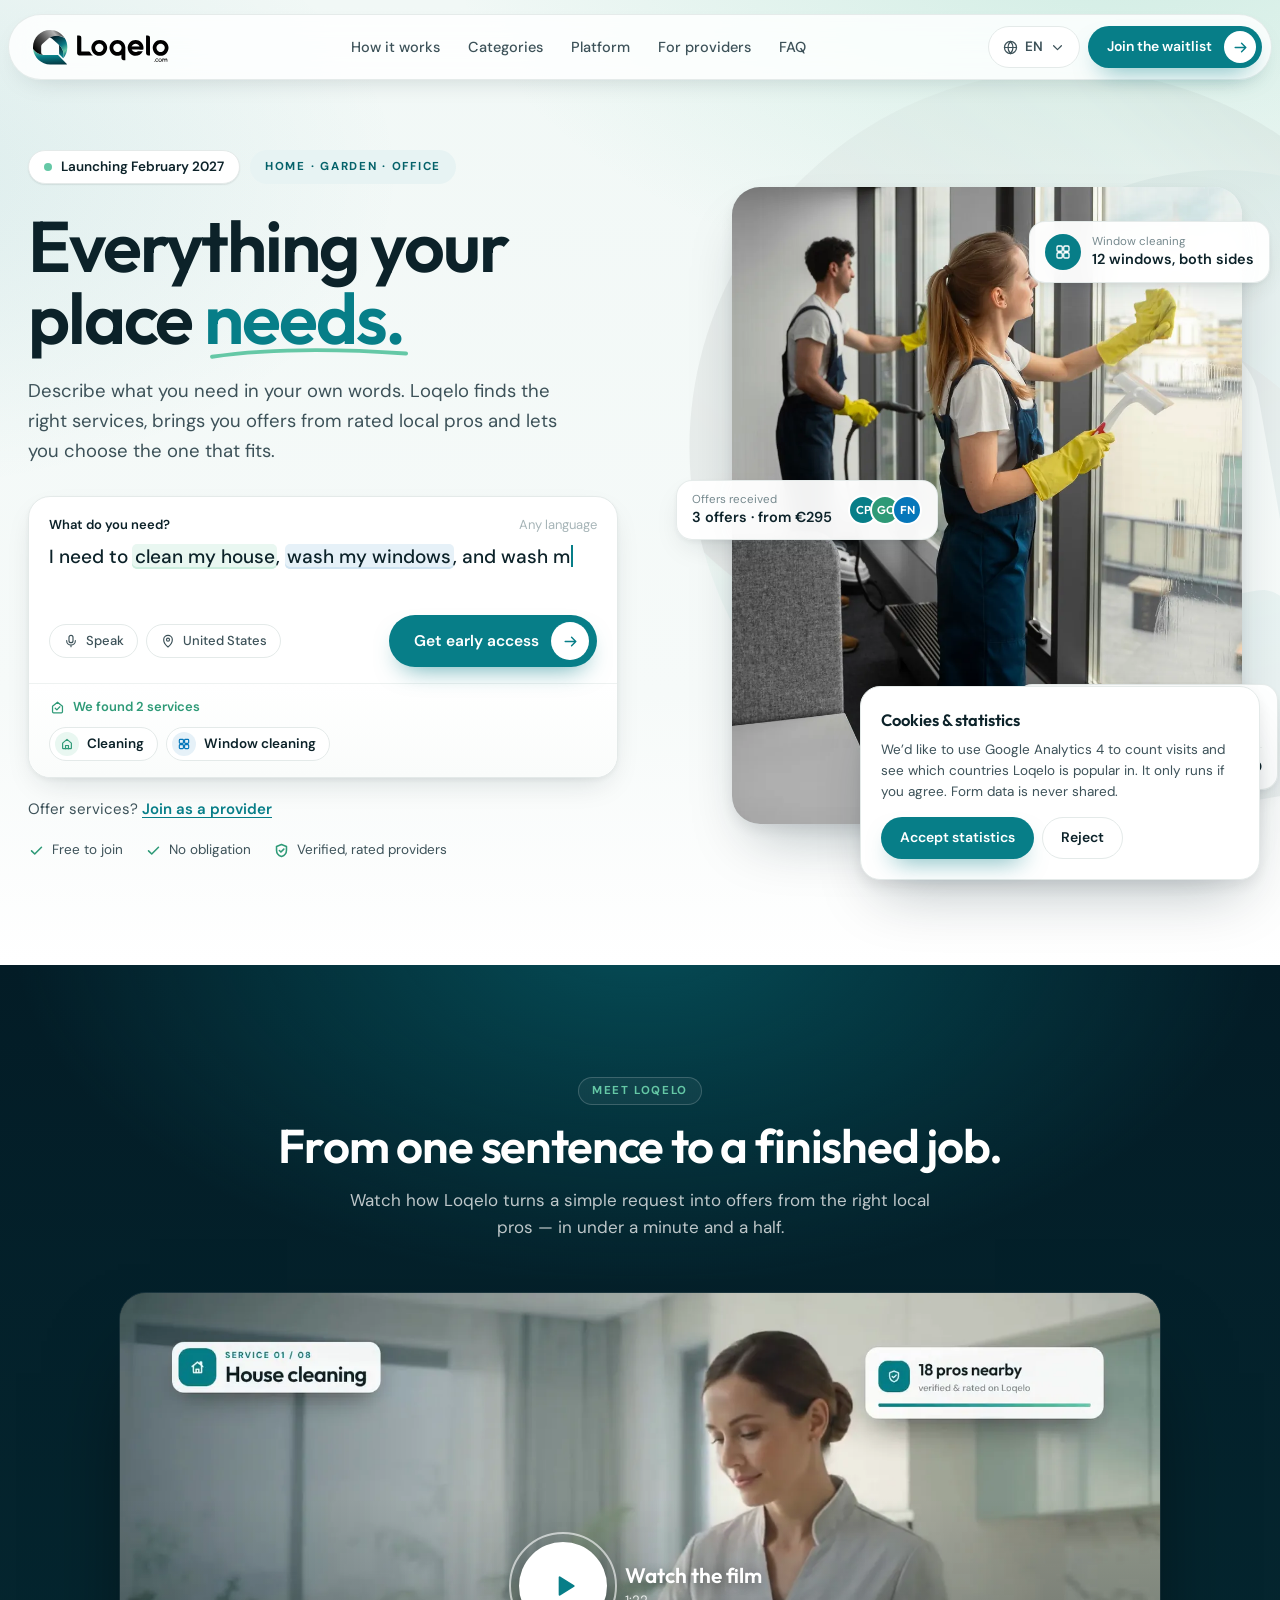
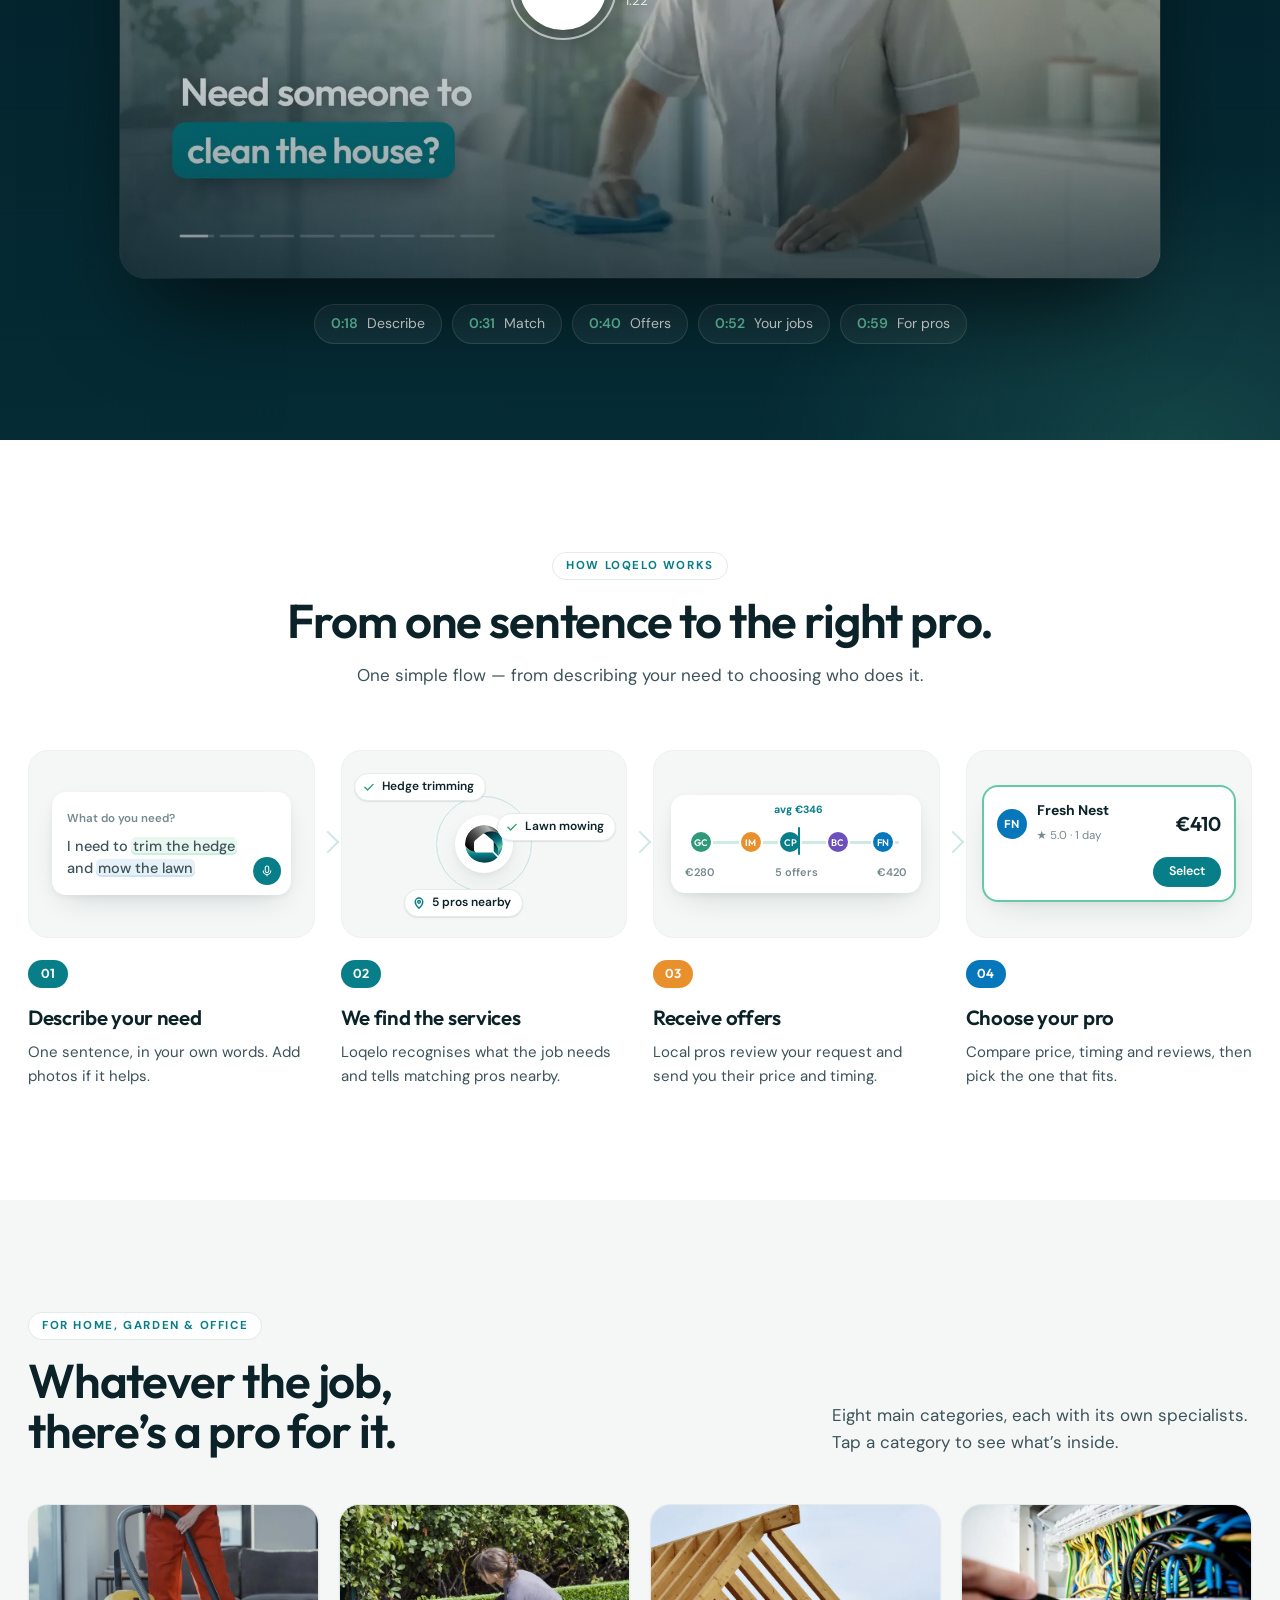
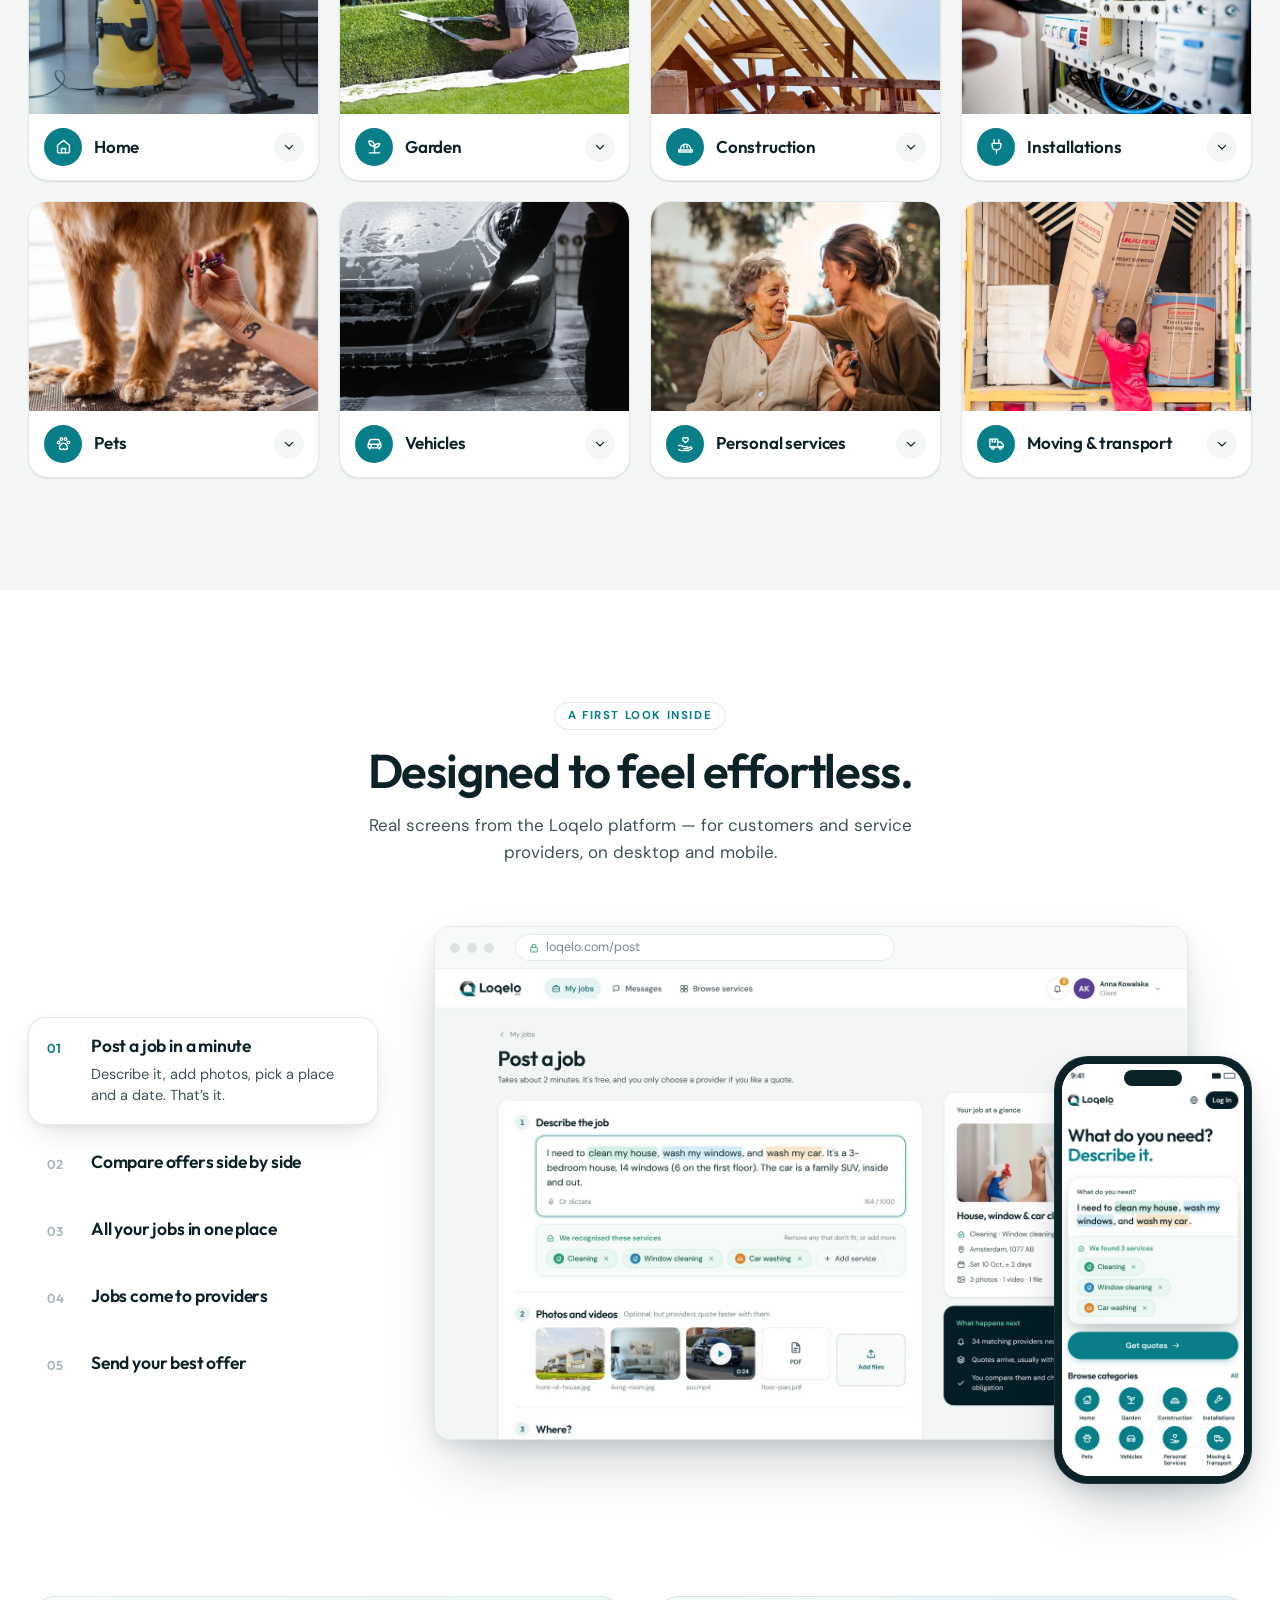
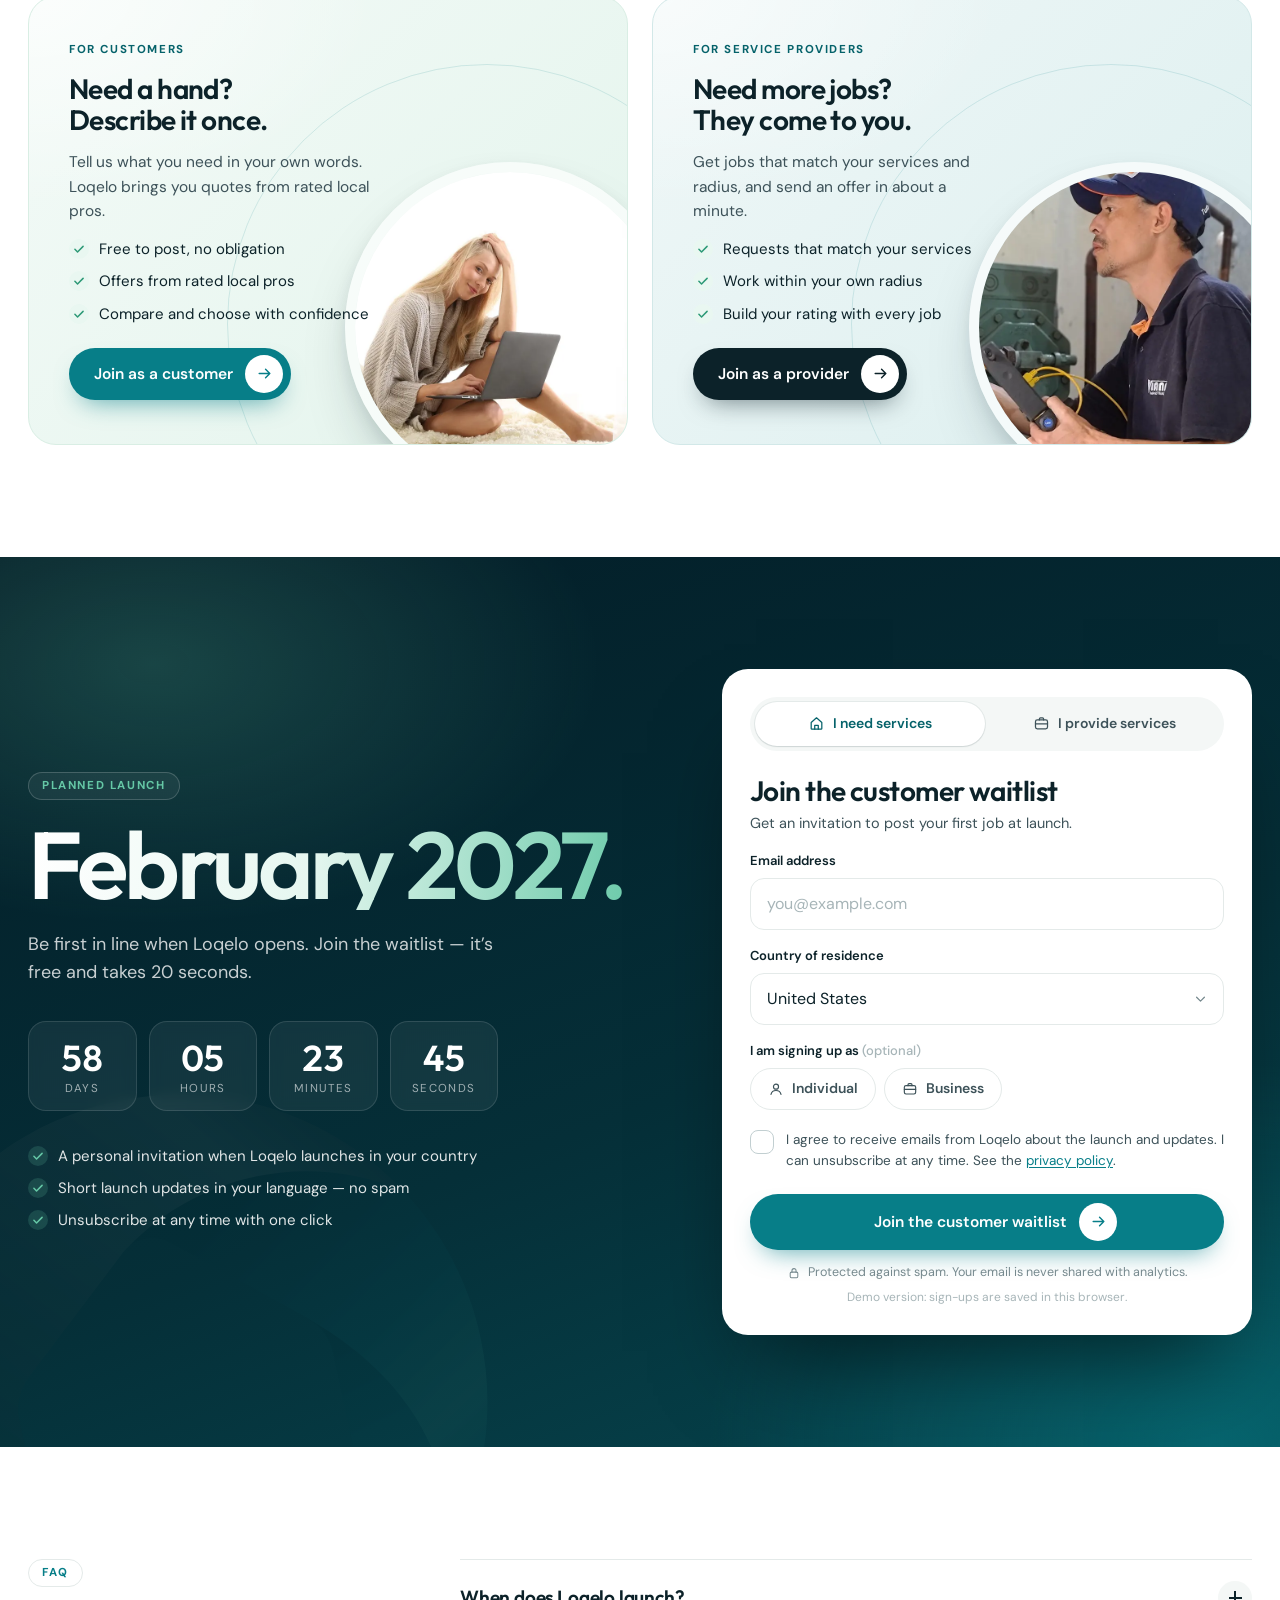
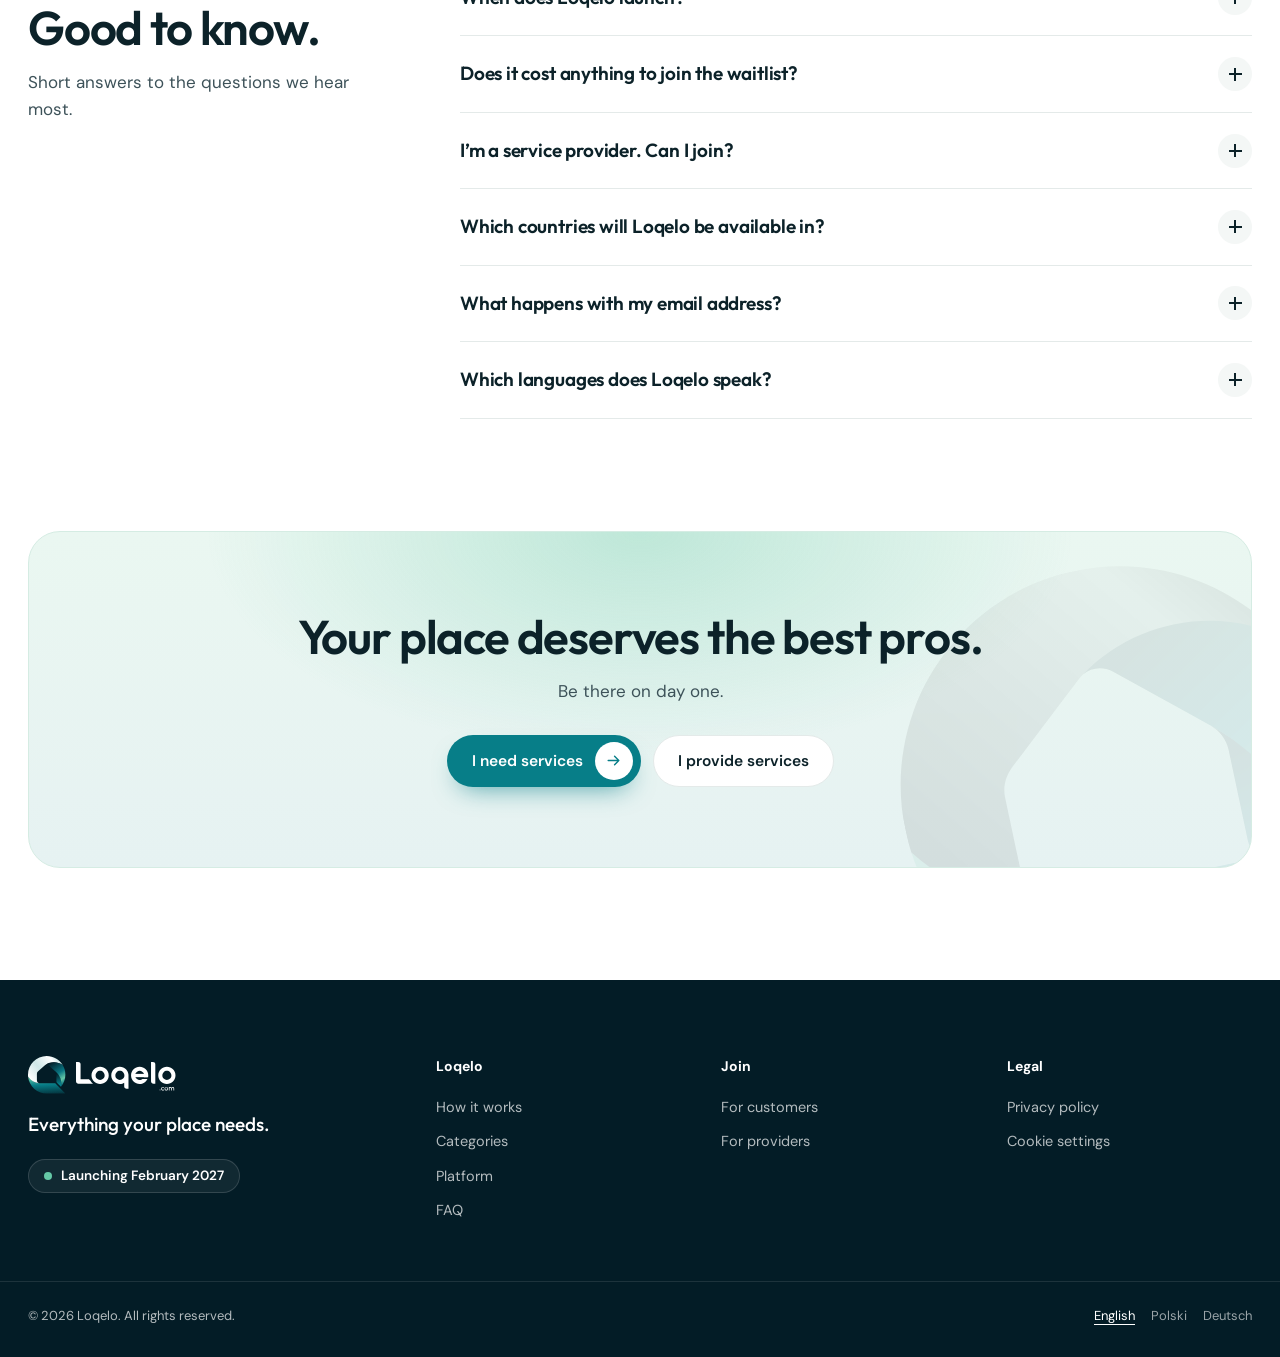
<file: index.html>
<!doctype html>
<html lang="en">
<head>
<meta charset="utf-8">
<meta name="viewport" content="width=device-width, initial-scale=1">
<script>document.documentElement.classList.add('js')</script>
<title>Loqelo — Everything your place needs. Launching February 2027</title>
<meta name="description" content="Loqelo connects you with trusted local pros for your home, garden and office. Describe what you need, get offers, choose. Join the waitlist for the February 2027 launch.">
<!-- Demo address only: remove the next line when the site goes live on loqelo.com -->
<meta name="robots" content="noindex, nofollow">
<link rel="canonical" href="https://hzia1938-spec.github.io/loqelo-prelaunch-demo/">
<link rel="alternate" hreflang="en" href="https://hzia1938-spec.github.io/loqelo-prelaunch-demo/?lang=en">
<link rel="alternate" hreflang="pl" href="https://hzia1938-spec.github.io/loqelo-prelaunch-demo/?lang=pl">
<link rel="alternate" hreflang="de" href="https://hzia1938-spec.github.io/loqelo-prelaunch-demo/?lang=de">
<link rel="alternate" hreflang="x-default" href="https://hzia1938-spec.github.io/loqelo-prelaunch-demo/">
<meta name="theme-color" content="#077E88">
<meta property="og:type" content="website">
<meta property="og:site_name" content="Loqelo">
<meta property="og:title" content="Loqelo — Everything your place needs.">
<meta property="og:description" content="Describe what you need. Get offers from rated local pros. Launching February 2027 — join the waitlist.">
<meta property="og:url" content="https://hzia1938-spec.github.io/loqelo-prelaunch-demo/">
<meta property="og:image" content="https://hzia1938-spec.github.io/loqelo-prelaunch-demo/og-image.png">
<meta property="og:image:width" content="1200">
<meta property="og:image:height" content="630">
<meta name="twitter:card" content="summary_large_image">
<link rel="icon" href="assets/favicon.svg" type="image/svg+xml">
<link rel="icon" href="assets/favicon-32.png" sizes="32x32" type="image/png">
<link rel="apple-touch-icon" href="assets/apple-touch-icon.png">
<link rel="preload" href="assets/fonts/outfit.woff2" as="font" type="font/woff2" crossorigin>
<link rel="preload" href="assets/fonts/dmsans.woff2" as="font" type="font/woff2" crossorigin>
<link rel="preload" href="assets/img/hero.webp" as="image" type="image/webp">
<link rel="stylesheet" href="assets/css/site.css">
<script type="application/ld+json">
{"@context":"https://schema.org","@graph":[
 {"@type":"Organization","name":"Loqelo","url":"https://loqelo.com","logo":"https://hzia1938-spec.github.io/loqelo-prelaunch-demo/assets/apple-touch-icon.png","slogan":"Everything your place needs."},
 {"@type":"WebSite","name":"Loqelo","url":"https://loqelo.com","inLanguage":["en","pl","de"]}
]}
</script>
<script src="config.js"></script>
</head>
<body>
<a class="skip" href="#main" data-i18n="a11y.skip">Skip to content</a>

<header class="nav" id="nav">
  <div class="wrap nav__in">
    <a class="nav__logo" href="#top" aria-label="Loqelo"><img src="assets/logo.svg" alt="Loqelo" width="152" height="39"></a>
    <nav class="nav__links" aria-label="Main">
      <a href="#how" data-i18n="nav.how">How it works</a>
      <a href="#categories" data-i18n="nav.categories">Categories</a>
      <a href="#platform" data-i18n="nav.platform">Platform</a>
      <a href="#audiences" data-i18n="nav.providers">For providers</a>
      <a href="#faq" data-i18n="nav.faq">FAQ</a>
    </nav>
    <div class="nav__end">
      <div class="lang" data-lang-menu>
        <button class="lang__btn" type="button" aria-haspopup="listbox" aria-expanded="false" data-i18n-aria="nav.language">
          <svg class="i"><use href="assets/icons.svg#i-globe"/></svg><span data-lang-current>EN</span><svg class="i i--s"><use href="assets/icons.svg#i-chevDown"/></svg>
        </button>
        <ul class="lang__list" role="listbox" hidden>
          <li><button type="button" role="option" data-set-lang="en">English</button></li>
          <li><button type="button" role="option" data-set-lang="pl">Polski</button></li>
          <li><button type="button" role="option" data-set-lang="de">Deutsch</button></li>
        </ul>
      </div>
      <a class="btn btn--primary btn--sm nav__cta" href="#waitlist" data-cta="nav"><span data-i18n="nav.cta">Join the waitlist</span><span class="btn__dot"><svg class="i"><use href="assets/icons.svg#i-arrowRight"/></svg></span></a>
      <button class="nav__burger" type="button" aria-expanded="false" aria-controls="mobile-menu" data-i18n-aria="nav.menu"><span></span><span></span></button>
    </div>
  </div>
  <div class="mmenu" id="mobile-menu" hidden>
    <a href="#how" data-i18n="nav.how">How it works</a>
    <a href="#categories" data-i18n="nav.categories">Categories</a>
    <a href="#platform" data-i18n="nav.platform">Platform</a>
    <a href="#audiences" data-i18n="nav.providers">For providers</a>
    <a href="#faq" data-i18n="nav.faq">FAQ</a>
    <div class="mmenu__langs"><button type="button" data-set-lang="en">EN</button><button type="button" data-set-lang="pl">PL</button><button type="button" data-set-lang="de">DE</button></div>
    <a class="btn btn--primary" href="#waitlist" data-cta="menu"><span data-i18n="nav.cta">Join the waitlist</span><span class="btn__dot"><svg class="i"><use href="assets/icons.svg#i-arrowRight"/></svg></span></a>
  </div>
</header>

<main id="main">
<!-- ============ HERO ============ -->
<section class="hero" id="top">
  <div class="hero__bg" aria-hidden="true"><img class="hero__mark" src="assets/favicon.svg" alt=""></div>
  <div class="wrap hero__grid">
    <div class="hero__copy">
      <div class="hero__chips rise" style="--d:0.00s">
        <span class="chip chip--launch"><i class="pulse"></i><span data-i18n="hero.badge">Launching February 2027</span></span>
        <span class="chip chip--places" data-i18n="hero.places">Home · Garden · Office</span>
      </div>
      <h1 class="display rise" style="--d:0.08s" data-i18n-html="hero.title">Everything your place <em>needs.</em></h1>
      <p class="lead rise" style="--d:0.16s" data-i18n="hero.lead">Describe what you need in your own words. Loqelo finds the right services, brings you offers from rated local pros and lets you choose the one that fits.</p>

      <div class="ask rise" style="--d:0.24s" data-describe>
        <div class="ask__top"><label for="ask-input" data-i18n="hero.ask">What do you need?</label><span data-i18n="hero.anyLang">Any language</span></div>
        <div class="ask__field">
          <div class="ask__demo" aria-hidden="true" data-demo-text></div>
          <textarea id="ask-input" rows="2" maxlength="220" data-i18n-ph="hero.placeholder" placeholder="e.g. I need to trim the hedge and mow the lawn"></textarea>
        </div>
        <div class="ask__row">
          <div class="ask__tools">
            <button type="button" class="tool" data-speak hidden><svg class="i"><use href="assets/icons.svg#i-mic"/></svg><span data-i18n="hero.speak">Speak</span></button>
            <span class="tool tool--static"><svg class="i"><use href="assets/icons.svg#i-pin"/></svg><span data-country-name>Your country</span></span>
          </div>
          <a class="btn btn--primary" href="#waitlist" data-role-link="customer" data-cta="hero-describe"><span data-i18n="hero.cta">Get early access</span><span class="btn__dot"><svg class="i"><use href="assets/icons.svg#i-arrowRight"/></svg></span></a>
        </div>
        <div class="ask__found">
          <p class="ask__count"><svg class="i"><use href="assets/icons.svg#i-match"/></svg><span data-found-label>We found 3 services</span></p>
          <ul class="svc" data-found-list></ul>
        </div>
      </div>

      <p class="hero__provider rise" style="--d:0.32s"><span data-i18n-html="hero.provider">Offer services? <a href="#waitlist" data-role-link="provider" data-cta="hero-provider">Join as a provider</a></span></p>
      <ul class="trust rise" style="--d:0.40s">
        <li><svg class="i"><use href="assets/icons.svg#i-check"/></svg><span data-i18n="hero.trust1">Free to join</span></li>
        <li><svg class="i"><use href="assets/icons.svg#i-check"/></svg><span data-i18n="hero.trust2">No obligation</span></li>
        <li><svg class="i"><use href="assets/icons.svg#i-shield"/></svg><span data-i18n="hero.trust3">Verified, rated providers</span></li>
      </ul>
    </div>

    <div class="hero__visual rise" style="--d:0.48s">
      <figure class="photo">
        <img src="assets/img/hero.webp" width="960" height="1200" alt="Two cleaning professionals washing large office windows" data-i18n-alt="hero.photoAlt" fetchpriority="high">
      </figure>
      <div class="float float--a">
        <span class="float__ico float__ico--blue"><svg class="i"><use href="assets/icons.svg#i-grid"/></svg></span>
        <div><small data-i18n="hero.c1k">Window cleaning</small><strong data-i18n="hero.c1v">12 windows, both sides</strong></div>
      </div>
      <div class="float float--b">
        <div class="float__offers">
          <small data-i18n="hero.c3k">Offers received</small>
          <strong data-i18n="hero.c3v">3 offers · from €295</strong>
        </div>
        <div class="avatars"><span class="av av--teal">CP</span><span class="av av--mint">GC</span><span class="av av--blue">FN</span></div>
      </div>
      <div class="float float--c">
        <div class="float__row"><span class="av av--blue av--lg">FN</span><div><small data-i18n="hero.c2k">Job done by</small><strong>Fresh Nest Cleaning <svg class="i i--s verified"><use href="assets/icons.svg#i-shield"/></svg></strong></div></div>
        <div class="float__rating"><small data-i18n="hero.c2r">Job rating</small><span class="stars" aria-label="5.0">★★★★★</span><b>5.0</b></div>
      </div>
    </div>
  </div>
</section>

<!-- ============ FILM ============ -->
<section class="film" id="film">
  <div class="wrap">
    <div class="head head--center head--light reveal">
      <span class="eyebrow eyebrow--dark" data-i18n="video.eyebrow">Meet Loqelo</span>
      <h2 class="h2" data-i18n="video.title">From one sentence to a finished job.</h2>
      <p class="sub" data-i18n="video.lead">Watch how Loqelo turns a simple request into offers from the right local pros — in under a minute and a half.</p>
    </div>
    <div class="player reveal" data-player>
      <video preload="none" playsinline poster="assets/img/film-poster.webp" width="1600" height="900" data-video>
        <source src="assets/video/loqelo.mp4" type="video/mp4">
      </video>
      <button class="player__cover" type="button" data-play>
        <span class="player__btn"><svg class="i"><use href="assets/icons.svg#i-play"/></svg></span>
        <span class="player__label"><strong data-i18n="video.play">Watch the film</strong><small>1:22</small></span>
      </button>
    </div>
    <div class="chapters reveal" role="list">
      <button type="button" role="listitem" data-seek="18"><b>0:18</b><span data-i18n="video.ch1">Describe</span></button>
      <button type="button" role="listitem" data-seek="31"><b>0:31</b><span data-i18n="video.ch2">Match</span></button>
      <button type="button" role="listitem" data-seek="40"><b>0:40</b><span data-i18n="video.ch3">Offers</span></button>
      <button type="button" role="listitem" data-seek="52"><b>0:52</b><span data-i18n="video.ch4">Your jobs</span></button>
      <button type="button" role="listitem" data-seek="59"><b>0:59</b><span data-i18n="video.ch5">For pros</span></button>
    </div>
  </div>
</section>

<!-- ============ HOW IT WORKS ============ -->
<section class="how" id="how">
  <div class="wrap">
    <div class="head head--center reveal">
      <span class="eyebrow" data-i18n="how.eyebrow">How Loqelo works</span>
      <h2 class="h2" data-i18n="how.title">From one sentence to the right pro.</h2>
      <p class="sub" data-i18n="how.lead">One simple flow — from describing your need to choosing who does it.</p>
    </div>
    <ol class="steps">
      <li class="step reveal">
        <div class="step__art art-describe" aria-hidden="true">
          <div class="mini-card">
            <small data-i18n="hero.ask">What do you need?</small>
            <p data-i18n-html="how.m1">I need to <mark class="hl hl--mint">trim the hedge</mark> and <mark class="hl hl--blue">mow the lawn</mark></p>
            <span class="mini-tool"><svg class="i"><use href="assets/icons.svg#i-mic"/></svg></span>
          </div>
        </div>
        <span class="badge badge--teal">01</span>
        <h3 data-i18n="how.s1t">Describe your need</h3>
        <p data-i18n="how.s1d">One sentence, in your own words. Add photos if it helps.</p>
      </li>
      <li class="step reveal">
        <div class="step__art art-match" aria-hidden="true">
          <span class="ring"></span><span class="ring ring--2"></span>
          <img class="art-match__q" src="assets/favicon.svg" alt="" width="54" height="54">
          <span class="mchip mchip--1"><svg class="i"><use href="assets/icons.svg#i-check"/></svg><span data-i18n="svc.hedge">Hedge trimming</span></span>
          <span class="mchip mchip--2"><svg class="i"><use href="assets/icons.svg#i-check"/></svg><span data-i18n="svc.lawn">Lawn mowing</span></span>
          <span class="mchip mchip--3"><svg class="i"><use href="assets/icons.svg#i-pin"/></svg><span data-i18n="how.m2">5 pros nearby</span></span>
        </div>
        <span class="badge badge--teal">02</span>
        <h3 data-i18n="how.s2t">We find the services</h3>
        <p data-i18n="how.s2d">Loqelo recognises what the job needs and tells matching pros nearby.</p>
      </li>
      <li class="step reveal">
        <div class="step__art art-offers" aria-hidden="true">
          <div class="spread">
            <div class="spread__avg"><span data-i18n="how.m3avg">avg €346</span></div>
            <div class="spread__line"><i style="left:4%" class="av av--mint av--xs">GC</i><i style="left:28%" class="av av--amber av--xs">IM</i><i style="left:47%" class="av av--teal av--xs">CP</i><i style="left:70%" class="av av--violet av--xs">BC</i><i style="left:92%" class="av av--blue av--xs">FN</i><b class="spread__mark" style="left:51%"></b></div>
            <div class="spread__ends"><span>€280</span><span data-i18n="how.m3n">5 offers</span><span>€420</span></div>
          </div>
        </div>
        <span class="badge badge--amber">03</span>
        <h3 data-i18n="how.s3t">Receive offers</h3>
        <p data-i18n="how.s3d">Local pros review your request and send you their price and timing.</p>
      </li>
      <li class="step reveal">
        <div class="step__art art-choose" aria-hidden="true">
          <div class="quote">
            <span class="av av--blue">FN</span>
            <div class="quote__who"><strong>Fresh Nest</strong><small>★ 5.0 · <span data-i18n="how.m4t">1 day</span></small></div>
            <div class="quote__price">€410</div>
            <span class="quote__btn" data-i18n="how.m4b">Select</span>
          </div>
        </div>
        <span class="badge badge--blue">04</span>
        <h3 data-i18n="how.s4t">Choose your pro</h3>
        <p data-i18n="how.s4d">Compare price, timing and reviews, then pick the one that fits.</p>
      </li>
    </ol>
  </div>
</section>

<!-- ============ CATEGORIES ============ -->
<section class="cats" id="categories">
  <div class="wrap">
    <div class="head head--split reveal">
      <div>
        <span class="eyebrow" data-i18n="cat.eyebrow">For home, garden &amp; office</span>
        <h2 class="h2" data-i18n="cat.title">Whatever the job, there’s a pro for it.</h2>
      </div>
      <p class="sub" data-i18n="cat.lead">Eight main categories, each with its own specialists. Tap a category to see what’s inside.</p>
    </div>
    <div class="cat-grid" data-cats></div>
  </div>
</section>

<!-- ============ PLATFORM ============ -->
<section class="platform" id="platform">
  <div class="wrap">
    <div class="head head--center reveal">
      <span class="eyebrow" data-i18n="pf.eyebrow">A first look inside</span>
      <h2 class="h2" data-i18n="pf.title">Designed to feel effortless.</h2>
      <p class="sub" data-i18n="pf.lead">Real screens from the Loqelo platform — for customers and service providers, on desktop and mobile.</p>
    </div>
    <div class="tour" data-tour>
      <div class="tour__tabs" role="tablist" aria-label="Platform screens">
        <button class="tab" role="tab" aria-selected="true" data-tab="0"><span class="tab__n">01</span><span class="tab__txt"><strong data-i18n="pf.t1">Post a job in a minute</strong><small data-i18n="pf.d1">Describe it, add photos, pick a place and a date. That’s it.</small></span><i class="tab__bar"></i></button>
        <button class="tab" role="tab" aria-selected="false" data-tab="1"><span class="tab__n">02</span><span class="tab__txt"><strong data-i18n="pf.t2">Compare offers side by side</strong><small data-i18n="pf.d2">Every quote with price, timing, rating and experience — plus the price spread at a glance.</small></span><i class="tab__bar"></i></button>
        <button class="tab" role="tab" aria-selected="false" data-tab="2"><span class="tab__n">03</span><span class="tab__txt"><strong data-i18n="pf.t3">All your jobs in one place</strong><small data-i18n="pf.d3">Follow each job from bids to completion, with the latest activity always in view.</small></span><i class="tab__bar"></i></button>
        <button class="tab" role="tab" aria-selected="false" data-tab="3"><span class="tab__n">04</span><span class="tab__txt"><strong data-i18n="pf.t4">Jobs come to providers</strong><small data-i18n="pf.d4">Pros see requests that match their services and radius — on a list or on the map.</small></span><i class="tab__bar"></i></button>
        <button class="tab" role="tab" aria-selected="false" data-tab="4"><span class="tab__n">05</span><span class="tab__txt"><strong data-i18n="pf.t5">Send your best offer</strong><small data-i18n="pf.d5">Providers check the details and send a price and a date in about a minute.</small></span><i class="tab__bar"></i></button>
      </div>
      <div class="tour__stage">
        <div class="browser">
          <div class="browser__bar"><i></i><i></i><i></i><span class="browser__url"><svg class="i i--s"><use href="assets/icons.svg#i-lock"/></svg><span data-tour-url>loqelo.com/post</span></span></div>
          <div class="browser__view">
            <img class="is-on" src="assets/img/scr-post.webp" width="1600" height="1000" alt="Loqelo: post a job screen" loading="lazy">
            <img src="assets/img/scr-offers.webp" width="1600" height="1000" alt="Loqelo: offers received with price spread" loading="lazy">
            <img src="assets/img/scr-client.webp" width="1600" height="1000" alt="Loqelo: client panel with jobs" loading="lazy">
            <img src="assets/img/scr-provider.webp" width="1600" height="1000" alt="Loqelo: provider panel with job map" loading="lazy">
            <img src="assets/img/scr-bid.webp" width="1600" height="1000" alt="Loqelo: provider sends an offer" loading="lazy">
          </div>
        </div>
        <div class="phone" data-phone>
          <div class="phone__screen">
            <img class="is-on" src="assets/img/mob-home.webp" width="780" height="1688" alt="Loqelo mobile: describe your need" loading="lazy">
            <img src="assets/img/mob-quotes.webp" width="780" height="1688" alt="Loqelo mobile: compare quotes" loading="lazy">
            <img src="assets/img/mob-map.webp" width="780" height="1688" alt="Loqelo mobile: jobs on the map" loading="lazy">
          </div>
        </div>
      </div>
    </div>
  </div>
</section>

<!-- ============ AUDIENCES ============ -->
<section class="aud" id="audiences">
  <div class="wrap aud__grid">
    <article class="aud__card aud__card--c reveal">
      <div class="aud__copy">
        <span class="eyebrow eyebrow--plain" data-i18n="aud.ce">For customers</span>
        <h3 class="h3" data-i18n="aud.ct">Need a hand? Describe it once.</h3>
        <p data-i18n="aud.cd">Tell us what you need in your own words. Loqelo brings you quotes from rated local pros.</p>
        <ul class="ticks">
          <li><svg class="i"><use href="assets/icons.svg#i-check"/></svg><span data-i18n="aud.c1">Free to post, no obligation</span></li>
          <li><svg class="i"><use href="assets/icons.svg#i-check"/></svg><span data-i18n="aud.c2">Offers from rated local pros</span></li>
          <li><svg class="i"><use href="assets/icons.svg#i-check"/></svg><span data-i18n="aud.c3">Compare and choose with confidence</span></li>
        </ul>
        <a class="btn btn--primary" href="#waitlist" data-role-link="customer" data-cta="aud-customer"><span data-i18n="aud.cc">Join as a customer</span><span class="btn__dot"><svg class="i"><use href="assets/icons.svg#i-arrowRight"/></svg></span></a>
      </div>
      <div class="aud__img"><img src="assets/img/cust.webp" width="760" height="760" alt="" loading="lazy"></div>
    </article>
    <article class="aud__card aud__card--p reveal">
      <div class="aud__copy">
        <span class="eyebrow eyebrow--plain" data-i18n="aud.pe">For service providers</span>
        <h3 class="h3" data-i18n="aud.pt">Need more jobs? They come to you.</h3>
        <p data-i18n="aud.pd">Get jobs that match your services and radius, and send an offer in about a minute.</p>
        <ul class="ticks">
          <li><svg class="i"><use href="assets/icons.svg#i-check"/></svg><span data-i18n="aud.p1">Requests that match your services</span></li>
          <li><svg class="i"><use href="assets/icons.svg#i-check"/></svg><span data-i18n="aud.p2">Work within your own radius</span></li>
          <li><svg class="i"><use href="assets/icons.svg#i-check"/></svg><span data-i18n="aud.p3">Build your rating with every job</span></li>
        </ul>
        <a class="btn btn--dark" href="#waitlist" data-role-link="provider" data-cta="aud-provider"><span data-i18n="aud.pc">Join as a provider</span><span class="btn__dot"><svg class="i"><use href="assets/icons.svg#i-arrowRight"/></svg></span></a>
      </div>
      <div class="aud__img"><img src="assets/img/pro.webp" width="760" height="760" alt="" loading="lazy"></div>
    </article>
  </div>
</section>

<!-- ============ LAUNCH + WAITLIST ============ -->
<section class="launch" id="waitlist">
  <div class="launch__glow" aria-hidden="true"></div>
  <div class="wrap launch__grid">
    <div class="launch__copy reveal">
      <span class="eyebrow eyebrow--dark" data-i18n="wl.eyebrow">Planned launch</span>
      <h2 class="launch__title" data-i18n="wl.title">February 2027.</h2>
      <p class="launch__lead" data-i18n="wl.lead">Be first in line when Loqelo opens. Join the waitlist — it’s free and takes 20 seconds.</p>
      <div class="count" data-countdown aria-live="off">
        <div><b data-cd="d">000</b><span data-i18n="wl.days">days</span></div>
        <div><b data-cd="h">00</b><span data-i18n="wl.hours">hours</span></div>
        <div><b data-cd="m">00</b><span data-i18n="wl.minutes">minutes</span></div>
        <div><b data-cd="s">00</b><span data-i18n="wl.seconds">seconds</span></div>
      </div>
      <ul class="ticks ticks--light">
        <li><svg class="i"><use href="assets/icons.svg#i-check"/></svg><span data-i18n="wl.b1">A personal invitation when Loqelo launches in your country</span></li>
        <li><svg class="i"><use href="assets/icons.svg#i-check"/></svg><span data-i18n="wl.b2">Short launch updates in your language — no spam</span></li>
        <li><svg class="i"><use href="assets/icons.svg#i-check"/></svg><span data-i18n="wl.b3">Unsubscribe at any time with one click</span></li>
      </ul>
    </div>

    <div class="form-card reveal" data-form-card>
      <div class="seg" role="tablist" aria-label="Waitlist">
        <button type="button" role="tab" aria-selected="true" data-role="customer"><svg class="i"><use href="assets/icons.svg#i-house"/></svg><span data-i18n="f.tabC">I need services</span></button>
        <button type="button" role="tab" aria-selected="false" data-role="provider"><svg class="i"><use href="assets/icons.svg#i-briefcase"/></svg><span data-i18n="f.tabP">I provide services</span></button>
      </div>

      <form class="wl" novalidate data-form>
        <div class="wl__head">
          <h3 class="h3" data-role-text="title">Join the customer waitlist</h3>
          <p data-role-text="sub">Get an invitation to post your first job at launch.</p>
        </div>
        <label class="field">
          <span class="field__label" data-i18n="f.email">Email address</span>
          <input type="email" name="email" autocomplete="email" inputmode="email" required data-i18n-ph="f.emailPh" placeholder="you@example.com">
          <span class="field__err" data-err="email"></span>
        </label>
        <label class="field">
          <span class="field__label" data-role-text="country">Country of residence</span>
          <span class="select"><select name="country" required data-country></select><svg class="i"><use href="assets/icons.svg#i-chevDown"/></svg></span>
          <span class="field__err" data-err="country"></span>
        </label>
        <fieldset class="field">
          <legend class="field__label"><span data-i18n="f.type">I am signing up as</span> <em data-i18n="f.optional">(optional)</em></legend>
          <div class="pills">
            <label><input type="radio" name="account_type" value="individual"><span><svg class="i"><use href="assets/icons.svg#i-user"/></svg><span data-i18n="f.ind">Individual</span></span></label>
            <label><input type="radio" name="account_type" value="business"><span><svg class="i"><use href="assets/icons.svg#i-briefcase"/></svg><span data-i18n="f.bus">Business</span></span></label>
          </div>
        </fieldset>
        <label class="check">
          <input type="checkbox" name="consent" required>
          <span class="check__box"><svg class="i"><use href="assets/icons.svg#i-check"/></svg></span>
          <span class="check__txt" data-i18n-html="f.consent">I agree to receive emails from Loqelo about the launch and updates. I can unsubscribe at any time. See the <a href="#privacy" data-privacy>privacy policy</a>.</span>
        </label>
        <span class="field__err" data-err="consent"></span>
        <div class="hp" aria-hidden="true"><label>Company website<input type="text" name="website" tabindex="-1" autocomplete="off"></label></div>
        <button class="btn btn--primary btn--block" type="submit"><span data-role-text="submit">Join the customer waitlist</span><span class="btn__dot"><svg class="i"><use href="assets/icons.svg#i-arrowRight"/></svg></span></button>
        <p class="wl__secure"><svg class="i"><use href="assets/icons.svg#i-lock"/></svg><span data-i18n="f.secure">Protected against spam. Your email is never shared with analytics.</span></p>
        <p class="wl__demo" data-demo-note hidden data-i18n="f.demo">Demo version: sign-ups are saved in this browser.</p>
      </form>

      <div class="done" data-done hidden tabindex="-1">
        <span class="done__ico"><svg class="i"><use href="assets/icons.svg#i-check"/></svg></span>
        <h3 class="h3" data-i18n="f.okTitle">You’re on the list!</h3>
        <p data-done-text></p>
        <div class="done__actions">
          <button type="button" class="btn btn--soft" data-share><svg class="i"><use href="assets/icons.svg#i-send"/></svg><span data-i18n="f.share">Share Loqelo</span></button>
          <button type="button" class="link" data-again data-i18n="f.again">Add another email</button>
        </div>
      </div>
    </div>
  </div>
</section>

<!-- ============ FAQ ============ -->
<section class="faq" id="faq">
  <div class="wrap faq__grid">
    <div class="head reveal">
      <span class="eyebrow" data-i18n="faq.eyebrow">FAQ</span>
      <h2 class="h2" data-i18n="faq.title">Good to know.</h2>
      <p class="sub" data-i18n="faq.lead">Short answers to the questions we hear most.</p>
    </div>
    <div class="acc reveal">
      <details><summary data-i18n="faq.q1">When does Loqelo launch?</summary><p data-i18n="faq.a1">We’re planning to launch in February 2027. Join the waitlist and we’ll let you know as soon as Loqelo opens in your country.</p></details>
      <details><summary data-i18n="faq.q2">Does it cost anything to join the waitlist?</summary><p data-i18n="faq.a2">No. Joining the waitlist is free and doesn’t commit you to anything.</p></details>
      <details><summary data-i18n="faq.q3">I’m a service provider. Can I join?</summary><p data-i18n="faq.a3">Yes. Choose “I provide services”, tell us the country where you work, and we’ll keep you posted about provider sign-up.</p></details>
      <details><summary data-i18n="faq.q4">Which countries will Loqelo be available in?</summary><p data-i18n="faq.a4">We’re collecting interest from many countries. Your sign-up helps us decide where to launch first.</p></details>
      <details><summary data-i18n="faq.q5">What happens with my email address?</summary><p data-i18n="faq.a5">We use it only to send you news about the Loqelo launch. You can unsubscribe at any time. We never share it with analytics tools or third parties.</p></details>
      <details><summary data-i18n="faq.q6">Which languages does Loqelo speak?</summary><p data-i18n="faq.a6">The site picks your language automatically. You can switch between English, Polish and German at any time.</p></details>
    </div>
  </div>
</section>

<!-- ============ FINAL CTA ============ -->
<section class="final">
  <div class="wrap">
    <div class="final__card reveal">
      <img class="final__mark" src="assets/favicon.svg" alt="" aria-hidden="true">
      <h2 class="h2" data-i18n="cta.title">Your place deserves the best pros.</h2>
      <p class="sub" data-i18n="cta.lead">Be there on day one.</p>
      <div class="final__btns">
        <a class="btn btn--primary" href="#waitlist" data-role-link="customer" data-cta="final-customer"><span data-i18n="f.tabC">I need services</span><span class="btn__dot"><svg class="i"><use href="assets/icons.svg#i-arrowRight"/></svg></span></a>
        <a class="btn btn--ghost" href="#waitlist" data-role-link="provider" data-cta="final-provider"><span data-i18n="f.tabP">I provide services</span></a>
      </div>
    </div>
  </div>
</section>
</main>

<footer class="foot">
  <div class="wrap foot__grid">
    <div class="foot__brand">
      <img src="assets/logo-light.svg" alt="Loqelo" width="150" height="38">
      <p data-i18n="ft.tag">Everything your place needs.</p>
      <span class="chip chip--dark"><i class="pulse"></i><span data-i18n="hero.badge">Launching February 2027</span></span>
    </div>
    <nav class="foot__col"><strong>Loqelo</strong><a href="#how" data-i18n="nav.how">How it works</a><a href="#categories" data-i18n="nav.categories">Categories</a><a href="#platform" data-i18n="nav.platform">Platform</a><a href="#faq" data-i18n="nav.faq">FAQ</a></nav>
    <nav class="foot__col"><strong data-i18n="ft.join">Join</strong><a href="#waitlist" data-role-link="customer" data-i18n="ft.forC">For customers</a><a href="#waitlist" data-role-link="provider" data-i18n="ft.forP">For providers</a></nav>
    <nav class="foot__col"><strong data-i18n="ft.legal">Legal</strong><a href="#privacy" data-privacy data-i18n="ft.privacy">Privacy policy</a><button type="button" class="link" data-cookie-settings data-i18n="ft.cookies">Cookie settings</button></nav>
  </div>
  <div class="wrap foot__bottom">
    <span data-i18n="ft.copy">© 2026 Loqelo. All rights reserved.</span>
    <div class="foot__langs"><button type="button" data-set-lang="en">English</button><button type="button" data-set-lang="pl">Polski</button><button type="button" data-set-lang="de">Deutsch</button></div>
  </div>
</footer>

<div class="toast" data-toast hidden role="status"><svg class="i"><use href="assets/icons.svg#i-globe"/></svg><span data-toast-text></span><button type="button" class="toast__btn" data-toast-switch>English</button><button type="button" class="toast__x" data-toast-close aria-label="Close"><svg class="i i--s"><use href="assets/icons.svg#i-x"/></svg></button></div>

<div class="cookie" data-cookie hidden role="dialog" aria-live="polite" aria-labelledby="ck-title">
  <strong id="ck-title" data-i18n="ck.title">Cookies &amp; statistics</strong>
  <p data-i18n="ck.text">We’d like to use Google Analytics 4 to count visits and see which countries Loqelo is popular in. It only runs if you agree. Form data is never shared.</p>
  <div class="cookie__btns"><button type="button" class="btn btn--primary btn--sm" data-consent="granted" data-i18n="ck.accept">Accept statistics</button><button type="button" class="btn btn--ghost btn--sm" data-consent="denied" data-i18n="ck.reject">Reject</button></div>
</div>

<dialog class="modal" id="privacy" data-privacy-dialog aria-labelledby="pv-title">
  <form method="dialog">
    <h3 class="h3" id="pv-title" data-i18n="pv.title">Privacy in short</h3>
    <p data-i18n="pv.p1">Loqelo collects your email address, country and (optionally) account type only to send you news about the launch.</p>
    <p data-i18n="pv.p2">You can unsubscribe at any time using the link in every email, or ask us to delete your data.</p>
    <p data-i18n="pv.p3">With your consent we use Google Analytics 4 for anonymous statistics (visits, countries, sign-up counts). Email addresses and form content are never sent to analytics.</p>
    <p class="muted" data-i18n="pv.p4">This is a short summary for the pre-launch website. The full privacy policy will be published before launch.</p>
    <button class="btn btn--primary btn--sm" value="close" data-i18n="pv.close">Close</button>
  </form>
</dialog>

<script src="assets/js/i18n.js"></script>
<script src="assets/js/site.js"></script>
</body>
</html>
</file>
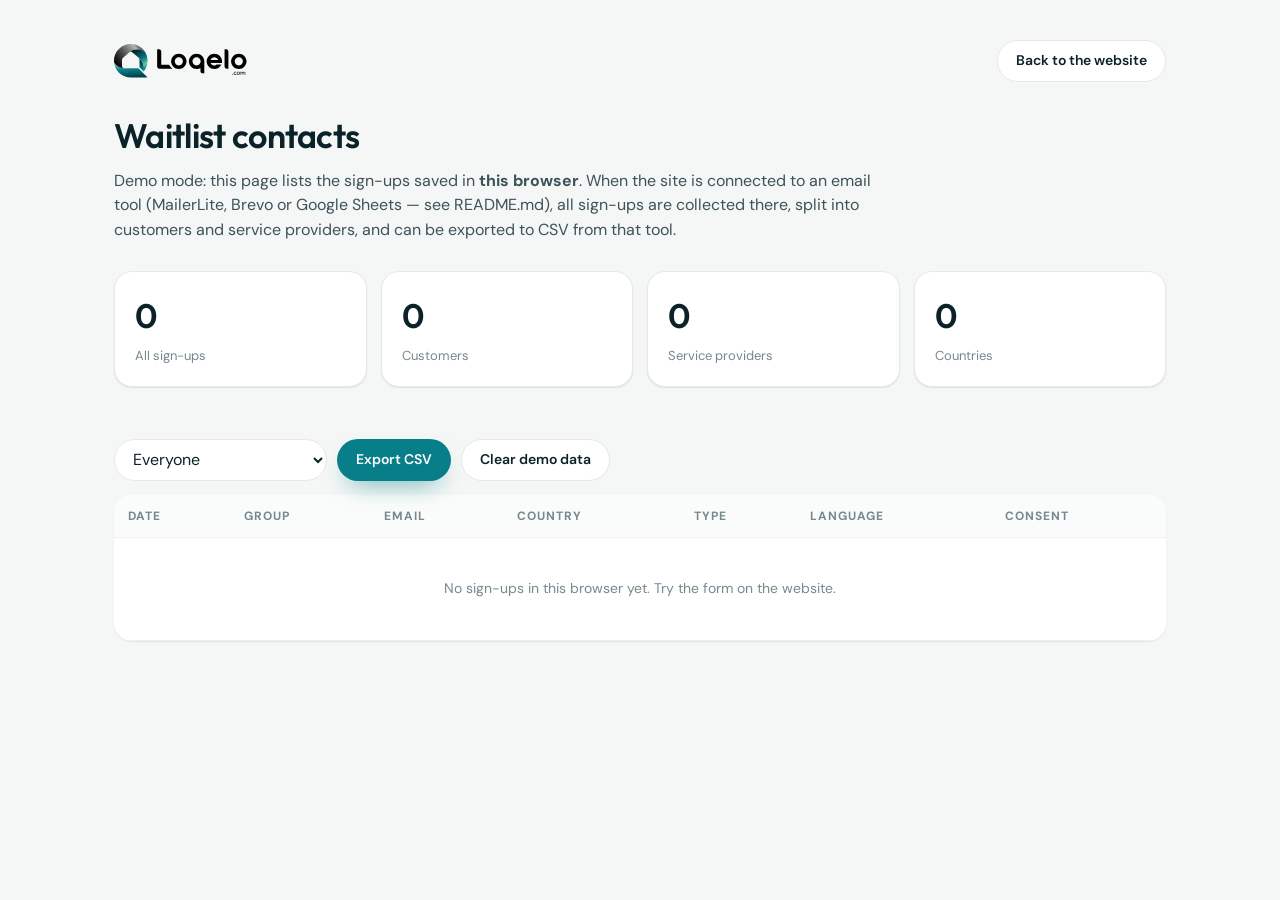
<file: admin.html>
<!doctype html>
<html lang="en">
<head>
<meta charset="utf-8">
<meta name="viewport" content="width=device-width, initial-scale=1">
<meta name="robots" content="noindex, nofollow">
<title>Loqelo waitlist — contacts</title>
<link rel="icon" href="assets/favicon.svg" type="image/svg+xml">
<link rel="stylesheet" href="assets/css/site.css">
<style>
  body{background:var(--bg)}
  .adm{max-width:1100px;margin:0 auto;padding:40px 24px 80px}
  .adm__top{display:flex;align-items:center;justify-content:space-between;gap:16px;flex-wrap:wrap}
  .adm__top img{height:34px}
  .adm h1{font-family:var(--fd);font-weight:600;font-size:34px;letter-spacing:-.02em;margin:28px 0 6px}
  .adm .note{color:var(--ink2);max-width:760px}
  .kpis{display:grid;grid-template-columns:repeat(4,1fr);gap:14px;margin:28px 0}
  .kpi{background:#fff;border:1px solid var(--line);border-radius:18px;padding:18px 20px;box-shadow:var(--sh-1)}
  .kpi b{display:block;font-family:var(--fd);font-weight:600;font-size:34px}
  .kpi span{font-size:13px;color:var(--mute)}
  .bar{display:flex;gap:10px;flex-wrap:wrap;align-items:center;margin-bottom:14px}
  .bar select{height:42px;border-radius:999px;border:1px solid var(--line);padding:0 14px;background:#fff}
  table{width:100%;border-collapse:collapse;background:#fff;border-radius:18px;overflow:hidden;box-shadow:var(--sh-1);font-size:14px}
  th,td{text-align:left;padding:12px 14px;border-bottom:1px solid var(--line2)}
  th{font-size:12px;letter-spacing:.08em;text-transform:uppercase;color:var(--mute);background:#FAFCFB}
  .tag{display:inline-block;padding:3px 10px;border-radius:999px;font-size:12px;font-weight:600}
  .tag--customer{background:var(--mint-50);color:var(--mint-d)}.tag--provider{background:var(--blue-50);color:var(--blue)}
  .empty{padding:40px;text-align:center;color:var(--mute)}
  .countries{display:flex;flex-wrap:wrap;gap:8px;margin:0 0 24px}
  .countries span{background:#fff;border:1px solid var(--line);border-radius:999px;padding:6px 12px;font-size:13px}
  @media (max-width:720px){.kpis{grid-template-columns:1fr 1fr}table{font-size:12.5px}th,td{padding:10px 8px}}
</style>
</head>
<body>
<div class="adm">
  <div class="adm__top"><a href="./"><img src="assets/logo.svg" alt="Loqelo"></a><a class="btn btn--ghost btn--sm" href="./">Back to the website</a></div>
  <h1>Waitlist contacts</h1>
  <p class="note">Demo mode: this page lists the sign-ups saved in <strong>this browser</strong>. When the site is connected to an email tool (MailerLite, Brevo or Google Sheets — see README.md), all sign-ups are collected there, split into customers and service providers, and can be exported to CSV from that tool.</p>
  <div class="kpis">
    <div class="kpi"><b data-k="all">0</b><span>All sign-ups</span></div>
    <div class="kpi"><b data-k="customer">0</b><span>Customers</span></div>
    <div class="kpi"><b data-k="provider">0</b><span>Service providers</span></div>
    <div class="kpi"><b data-k="countries">0</b><span>Countries</span></div>
  </div>
  <div class="countries" data-countries></div>
  <div class="bar">
    <select data-filter><option value="">Everyone</option><option value="customer">Customers only</option><option value="provider">Service providers only</option></select>
    <button class="btn btn--primary btn--sm" type="button" data-csv>Export CSV</button>
    <button class="btn btn--ghost btn--sm" type="button" data-clear>Clear demo data</button>
  </div>
  <table>
    <thead><tr><th>Date</th><th>Group</th><th>Email</th><th>Country</th><th>Type</th><th>Language</th><th>Consent</th></tr></thead>
    <tbody data-rows></tbody>
  </table>
</div>
<script>
(function () {
  var rows = [];
  try { rows = JSON.parse(localStorage.getItem('loqelo_waitlist') || '[]'); } catch (e) { rows = []; }
  var $ = function (s) { return document.querySelector(s); };
  var esc = function (s) { return String(s == null ? '' : s).replace(/[&<>"]/g, function (c) { return { '&': '&amp;', '<': '&lt;', '>': '&gt;', '"': '&quot;' }[c]; }); };
  var name = function (c) { try { return new Intl.DisplayNames(['en'], { type: 'region' }).of(c); } catch (e) { return c; } };
  function render() {
    var f = $('[data-filter]').value, list = rows.filter(function (r) { return !f || r.role === f; });
    $('[data-k="all"]').textContent = rows.length;
    $('[data-k="customer"]').textContent = rows.filter(function (r) { return r.role === 'customer'; }).length;
    $('[data-k="provider"]').textContent = rows.filter(function (r) { return r.role === 'provider'; }).length;
    var by = {}; rows.forEach(function (r) { by[r.country] = (by[r.country] || 0) + 1; });
    $('[data-k="countries"]').textContent = Object.keys(by).length;
    $('[data-countries]').innerHTML = Object.keys(by).sort(function (a, b) { return by[b] - by[a]; }).map(function (c) { return '<span>' + esc(name(c)) + ' · ' + by[c] + '</span>'; }).join('');
    $('[data-rows]').innerHTML = list.length ? list.slice().reverse().map(function (r) {
      return '<tr><td>' + esc(new Date(r.created_at).toLocaleString()) + '</td><td><span class="tag tag--' + r.role + '">' + (r.role === 'customer' ? 'Customer' : 'Provider') + '</span></td><td>' + esc(r.email) +
        '</td><td>' + esc(name(r.country)) + '</td><td>' + esc(r.account_type || '—') + '</td><td>' + esc((r.language || '').toUpperCase()) + '</td><td>' + (r.consent ? 'Yes' : 'No') + '</td></tr>';
    }).join('') : '<tr><td colspan="7" class="empty">No sign-ups in this browser yet. Try the form on the website.</td></tr>';
  }
  $('[data-filter]').addEventListener('change', render);
  $('[data-csv]').addEventListener('click', function () {
    var f = $('[data-filter]').value, list = rows.filter(function (r) { return !f || r.role === f; });
    var cols = ['created_at', 'role', 'email', 'country', 'account_type', 'language', 'consent', 'consent_text'];
    var csv = [cols.join(',')].concat(list.map(function (r) {
      return cols.map(function (c) { var v = String(r[c] == null ? '' : r[c]); return /[",\n]/.test(v) ? '"' + v.replace(/"/g, '""') + '"' : v; }).join(',');
    })).join('\n');
    var a = document.createElement('a');
    a.href = URL.createObjectURL(new Blob(['﻿' + csv], { type: 'text/csv;charset=utf-8' }));
    a.download = 'loqelo-waitlist' + (f ? '-' + f + 's' : '') + '.csv';
    a.click();
  });
  $('[data-clear]').addEventListener('click', function () {
    if (!confirm('Delete the demo sign-ups stored in this browser?')) return;
    rows = []; localStorage.removeItem('loqelo_waitlist'); render();
  });
  render();
})();
</script>
</body>
</html>
</file>
<file: assets/css/site.css>
/* Loqelo pre-launch site. Colours, radii, shadows and fonts are the Loqelo UI kit tokens (tokens.css). */
@font-face{font-family:'Outfit';src:url(../fonts/outfit.woff2) format('woff2');font-weight:100 900;font-display:swap}
@font-face{font-family:'DM Sans';src:url(../fonts/dmsans.woff2) format('woff2');font-weight:100 1000;font-display:swap}

:root{
  --ink:#0C2229;--ink2:#3D5259;--mute:#76898E;--faint:#A7B5B8;--line:#E4EAE9;--line2:#EEF2F1;--bg:#F4F7F6;--card:#FFFFFF;
  --teal:#077E88;--teal-d:#05626A;--teal-50:#E7F3F3;--teal-100:#CFE7E7;
  --mint:#65C8A6;--mint-50:#E9F7F1;--mint-100:#CDEEDF;--mint-d:#2E9A77;
  --deep:#031C26;--amber:#E8912C;--amber-50:#FDF1E2;--blue:#0677BA;--blue-50:#E6F1F8;--red:#D2544B;--red-50:#FBEAE8;
  --violet:#6B4FBB;--violet-50:#F0ECFA;
  --r-s:10px;--r-m:14px;--r-l:20px;--r-xl:28px;
  --sh-1:0 1px 2px rgba(12,34,41,.06),0 1px 1px rgba(12,34,41,.04);
  --sh-2:0 12px 32px -12px rgba(12,34,41,.18),0 2px 6px rgba(12,34,41,.05);
  --sh-3:0 30px 60px -20px rgba(3,28,38,.28),0 6px 16px rgba(3,28,38,.08);
  --fd:'Outfit',system-ui,sans-serif;--ft:'DM Sans',system-ui,sans-serif;
  --wrap:1240px;--pad:28px;--sec:112px;
}
*,*::before,*::after{box-sizing:border-box}
[hidden]{display:none!important}
html{scroll-behavior:smooth;scroll-padding-top:96px;-webkit-text-size-adjust:100%}
body{margin:0;font-family:var(--ft);font-size:16px;line-height:1.55;color:var(--ink);background:#fff;-webkit-font-smoothing:antialiased;text-rendering:optimizeLegibility;overflow-x:hidden}
img,video{max-width:100%;display:block}
a{color:inherit;text-decoration:none}
button{font:inherit;color:inherit;background:none;border:0;padding:0;cursor:pointer}
input,select,textarea{font:inherit;color:inherit}
h1,h2,h3,p,ul,ol,figure{margin:0}
h1,h2,h3,.display,.h2,.h3{text-wrap:balance}
ul,ol{padding:0;list-style:none}
:focus-visible{outline:3px solid var(--mint);outline-offset:2px;border-radius:8px}
.wrap{width:100%;max-width:calc(var(--wrap) + 2*var(--pad));margin:0 auto;padding:0 var(--pad)}
.skip{position:fixed;left:16px;top:-60px;z-index:100;background:var(--ink);color:#fff;padding:10px 16px;border-radius:999px}
.skip:focus{top:16px}
.i{width:20px;height:20px;flex:none;stroke:currentColor;fill:none;stroke-width:1.75;stroke-linecap:round;stroke-linejoin:round}
.i--s{width:15px;height:15px}
.muted{color:var(--mute)}

/* ---------- type ---------- */
.display{font-family:var(--fd);font-weight:600;font-size:clamp(46px,5.6vw,82px);line-height:1;letter-spacing:-.03em;color:var(--ink)}
.display em{font-style:normal;color:var(--teal);position:relative;white-space:nowrap;display:inline-block}
.display em::after{content:"";position:absolute;left:3%;right:-2%;bottom:-.1em;height:.2em;background:url("data:image/svg+xml,%3Csvg xmlns='http://www.w3.org/2000/svg' viewBox='0 0 300 24' preserveAspectRatio='none'%3E%3Cpath d='M3 17 C 70 7, 170 3, 297 12' fill='none' stroke='%2365C8A6' stroke-width='6' stroke-linecap='round'/%3E%3C/svg%3E") no-repeat center/100% 100%;clip-path:inset(0 100% 0 0);animation:draw 1.1s .55s cubic-bezier(.6,.1,.2,1) forwards}
@keyframes draw{to{clip-path:inset(0 0 0 0)}}
.h2{font-family:var(--fd);font-weight:600;font-size:clamp(32px,3.7vw,50px);line-height:1.06;letter-spacing:-.025em}
.h3{font-family:var(--fd);font-weight:600;font-size:clamp(23px,2.2vw,28px);line-height:1.12;letter-spacing:-.02em}
.lead{font-size:18.5px;line-height:1.6;color:var(--ink2);max-width:560px}
.sub{font-size:17px;line-height:1.6;color:var(--ink2)}
.eyebrow{display:inline-flex;align-items:center;height:28px;padding:0 13px;border-radius:999px;border:1px solid var(--line);background:#fff;color:var(--teal);font-weight:700;font-size:11.5px;letter-spacing:.14em;text-transform:uppercase}
.eyebrow--plain{border:0;background:none;padding:0;height:auto;color:var(--teal-d)}
.eyebrow--dark{color:var(--mint);border-color:rgba(255,255,255,.18);background:rgba(255,255,255,.05)}
.head{display:flex;flex-direction:column;align-items:flex-start;gap:16px}
.head--center{align-items:center;text-align:center;max-width:760px;margin:0 auto}
.head--center .sub{max-width:600px}
.head--light .h2{color:#fff}.head--light .sub{color:rgba(255,255,255,.74)}
.head--split{flex-direction:row;align-items:flex-end;justify-content:space-between;gap:40px}
.head--split>div{display:flex;flex-direction:column;align-items:flex-start;gap:16px;max-width:640px}
.head--split .sub{max-width:420px}

/* ---------- buttons, chips ---------- */
.btn{display:inline-flex;align-items:center;justify-content:center;gap:12px;height:52px;padding:0 24px;border-radius:999px;font-weight:600;font-size:15.5px;border:1px solid transparent;white-space:nowrap;transition:background .2s,border-color .2s,box-shadow .2s,transform .2s,color .2s}
.btn:has(.btn__dot){padding:0 7px 0 24px}
.btn:active{transform:translateY(1px)}
.btn__dot{width:38px;height:38px;border-radius:50%;display:grid;place-items:center;background:#fff;color:var(--teal);transition:transform .25s}
.btn__dot .i{width:17px;height:17px;stroke-width:2}
.btn:hover .btn__dot{transform:translateX(3px)}
.btn--primary{background:var(--teal);color:#fff;box-shadow:0 12px 26px -12px rgba(7,126,136,.7)}
.btn--primary:hover{background:var(--teal-d)}
.btn--dark{background:var(--ink);color:#fff;box-shadow:0 12px 26px -12px rgba(12,34,41,.6)}
.btn--dark .btn__dot{color:var(--ink)}
.btn--dark:hover{background:#163640}
.btn--ghost{background:#fff;border-color:var(--line);color:var(--ink)}
.btn--ghost:hover{border-color:var(--faint)}
.btn--soft{background:var(--teal-50);color:var(--teal-d)}
.btn--soft:hover{background:var(--teal-100)}
.btn--sm{height:42px;padding:0 18px;font-size:14px}
.btn--sm:has(.btn__dot){padding:0 5px 0 18px}
.btn--sm .btn__dot{width:32px;height:32px}
.btn--block{width:100%;height:56px}
.link{color:var(--teal);font-weight:600;text-decoration:underline;text-underline-offset:3px}
.chip{display:inline-flex;align-items:center;gap:9px;height:34px;padding:0 15px;border-radius:999px;font-weight:600;font-size:13.5px}
.chip--launch{background:#fff;border:1px solid var(--line);box-shadow:var(--sh-1)}
.chip--places{background:var(--teal-50);color:var(--teal-d);font-size:11.5px;letter-spacing:.15em;text-transform:uppercase;font-weight:700}
.chip--dark{background:rgba(255,255,255,.06);border:1px solid rgba(255,255,255,.14);color:#fff}
.pulse{width:8px;height:8px;border-radius:50%;background:var(--mint);position:relative;flex:none}
.pulse::after{content:"";position:absolute;inset:-5px;border-radius:50%;border:2px solid var(--mint);opacity:0;animation:ping 2.2s infinite}
@keyframes ping{0%{transform:scale(.4);opacity:.9}80%,100%{transform:scale(1.4);opacity:0}}
.av{width:30px;height:30px;border-radius:50%;display:inline-grid;place-items:center;font-family:var(--fd);font-weight:600;font-size:11.5px;color:#fff;flex:none;font-style:normal}
.av--lg{width:40px;height:40px;font-size:14px}
.av--xs{width:24px;height:24px;font-size:9.5px}
.av--teal{background:var(--teal)}.av--mint{background:var(--mint-d)}.av--blue{background:var(--blue)}.av--amber{background:var(--amber)}.av--violet{background:var(--violet)}
.avatars{display:flex}.avatars .av{border:2px solid #fff;margin-left:-8px}.avatars .av:first-child{margin-left:0}

/* ---------- nav ---------- */
.nav{position:fixed;top:14px;left:0;right:0;z-index:50;pointer-events:none}
.nav__in{pointer-events:auto;height:66px;display:flex;align-items:center;justify-content:space-between;gap:16px;background:rgba(255,255,255,.84);backdrop-filter:saturate(1.5) blur(16px);-webkit-backdrop-filter:saturate(1.5) blur(16px);border:1px solid rgba(228,234,233,.95);border-radius:999px;padding:0 9px 0 24px;box-shadow:0 10px 30px -18px rgba(12,34,41,.28);max-width:calc(var(--wrap) + 2*var(--pad) - 32px)}
.nav__logo img{height:35px;width:auto}
.nav__links{display:flex;gap:2px}
.nav__links a{font-size:14.5px;font-weight:500;color:var(--ink2);padding:9px 13px;border-radius:999px;transition:background .2s,color .2s}
.nav__links a:hover{background:var(--bg);color:var(--ink)}
.nav__end{display:flex;align-items:center;gap:8px}
.lang{position:relative}
.lang__btn{display:flex;align-items:center;gap:6px;height:42px;padding:0 13px;border-radius:999px;border:1px solid var(--line);background:#fff;font-size:13.5px;font-weight:600;color:var(--ink2)}
.lang__btn .i{width:17px;height:17px}
.lang__list{position:absolute;right:0;top:50px;background:#fff;border:1px solid var(--line);border-radius:16px;box-shadow:var(--sh-2);padding:6px;min-width:160px}
.lang__list button{width:100%;text-align:left;padding:10px 12px;border-radius:10px;font-size:14.5px}
.lang__list button:hover{background:var(--bg)}
.lang__list button[aria-selected=true]{color:var(--teal);font-weight:600}
.nav__burger{display:none;width:44px;height:44px;border-radius:50%;background:var(--bg);position:relative}
.nav__burger span{position:absolute;left:13px;right:13px;height:2px;border-radius:2px;background:var(--ink);transition:transform .25s,top .25s}
.nav__burger span:first-child{top:17px}.nav__burger span:last-child{top:25px}
.nav__burger[aria-expanded=true] span:first-child{top:21px;transform:rotate(45deg)}
.nav__burger[aria-expanded=true] span:last-child{top:21px;transform:rotate(-45deg)}
.mmenu{pointer-events:auto;position:absolute;top:78px;left:14px;right:14px;background:#fff;border-radius:22px;box-shadow:var(--sh-3);border:1px solid var(--line);padding:12px;display:flex;flex-direction:column;gap:2px}
.mmenu>a:not(.btn){padding:13px 14px;border-radius:12px;font-size:16px;font-weight:600}
.mmenu>a:not(.btn):hover{background:var(--bg)}
.mmenu .btn{margin-top:8px}
.mmenu__langs{display:flex;gap:8px;padding:10px 14px}
.mmenu__langs button{height:36px;padding:0 14px;border-radius:999px;border:1px solid var(--line);font-weight:600;font-size:13.5px}
.mmenu__langs button[aria-pressed=true]{background:var(--teal-50);border-color:var(--teal);color:var(--teal-d)}

/* ---------- hero ---------- */
.hero{position:relative;overflow:hidden;padding:150px 0 104px;background:radial-gradient(1100px 620px at 88% -8%,rgba(101,200,166,.24),transparent 62%),radial-gradient(900px 520px at -12% 18%,rgba(7,126,136,.10),transparent 62%),linear-gradient(180deg,#F1F8F6 0%,#F6FAF9 72%,#fff 100%)}
.hero__bg{position:absolute;inset:0;pointer-events:none}
.hero__mark{position:absolute;width:760px;right:-170px;top:70px;opacity:.05;transform:rotate(-10deg)}
.hero__grid{position:relative;display:grid;grid-template-columns:minmax(0,1.08fr) minmax(0,.92fr);gap:72px;align-items:center}
.hero__copy{display:flex;flex-direction:column;align-items:flex-start}
.hero__chips{display:flex;flex-wrap:wrap;gap:10px;margin-bottom:26px}
.hero .lead{margin-top:24px}
.ask{width:100%;max-width:590px;margin-top:30px;background:#fff;border:1px solid var(--line);border-radius:22px;box-shadow:var(--sh-2);padding:18px 20px 0}
.ask__top{display:flex;justify-content:space-between;font-size:13px;color:var(--faint)}
.ask__top label{font-weight:600;color:var(--ink)}
.ask__field{position:relative;margin-top:8px;min-height:60px}
.ask textarea{display:block;width:100%;border:0;outline:0;resize:none;background:transparent;font-size:19px;font-weight:500;line-height:1.5;color:var(--ink);caret-color:var(--teal);padding:0;min-height:60px}
.ask textarea::placeholder{color:var(--faint);font-weight:400}
.ask__demo{position:absolute;inset:0;font-size:19px;font-weight:500;line-height:1.5;color:var(--ink);pointer-events:none;white-space:pre-wrap}
.ask.is-user .ask__demo{display:none}
.caret{display:inline-block;width:2px;height:1.15em;background:var(--teal);vertical-align:-.2em;margin-left:1px;animation:blink 1s steps(1) infinite}
@keyframes blink{50%{opacity:0}}
.hl{color:inherit;border-radius:5px;padding:0 .14em;margin:0 -.05em;box-decoration-break:clone;-webkit-box-decoration-break:clone}
.hl--mint{background:var(--mint-50);box-shadow:inset 0 -2px 0 var(--mint-100)}
.hl--blue{background:var(--blue-50);box-shadow:inset 0 -2px 0 #CFE3F1}
.hl--amber{background:var(--amber-50);box-shadow:inset 0 -2px 0 #F7DDBB}
.ask__row{display:flex;align-items:center;justify-content:space-between;gap:12px;padding:12px 0 16px}
.ask__tools{display:flex;gap:8px;flex-wrap:wrap}
.tool{display:inline-flex;align-items:center;gap:7px;height:34px;padding:0 13px;border-radius:999px;border:1px solid var(--line);font-size:13px;font-weight:500;color:var(--ink2);background:#fff}
.tool .i{width:16px;height:16px}
button.tool:hover{border-color:var(--teal);color:var(--teal)}
.tool.is-on{border-color:var(--red);color:var(--red)}
.ask__found{margin:0 -20px;padding:13px 20px 16px;border-top:1px solid var(--line2);background:linear-gradient(180deg,#fff,#FAFCFB);border-radius:0 0 22px 22px}
.ask__count{display:flex;align-items:center;gap:7px;font-size:13px;font-weight:600;color:var(--mint-d)}
.ask__count .i{width:17px;height:17px}
.ask__count.is-empty{color:var(--mute);font-weight:500}
.svc{display:flex;flex-wrap:wrap;gap:8px;margin-top:10px;min-height:34px}
.svc li{display:inline-flex;align-items:center;gap:8px;height:34px;padding:0 13px 0 5px;border-radius:999px;background:#fff;border:1px solid var(--line);font-size:13.5px;font-weight:600;color:var(--ink);animation:pop .35s cubic-bezier(.3,1.4,.5,1) both}
.svc__ico{width:24px;height:24px;border-radius:50%;display:grid;place-items:center}
.svc__ico .i{width:14px;height:14px;stroke-width:2}
.c-mint{background:var(--mint-50);color:var(--mint-d)}.c-blue{background:var(--blue-50);color:var(--blue)}.c-amber{background:var(--amber-50);color:var(--amber)}.c-teal{background:var(--teal-50);color:var(--teal)}.c-violet{background:var(--violet-50);color:var(--violet)}
@keyframes pop{from{opacity:0;transform:scale(.7)}to{opacity:1;transform:none}}
.hero__provider{margin-top:20px;font-size:15px;color:var(--ink2)}
.hero__provider a{color:var(--teal);font-weight:600;text-decoration:underline;text-underline-offset:3px}
.trust{display:flex;flex-wrap:wrap;gap:8px 22px;margin-top:18px}
.trust li{display:flex;align-items:center;gap:7px;font-size:13.5px;color:var(--ink2)}
.trust .i{width:17px;height:17px;color:var(--mint-d);stroke-width:2.2}
.hero__visual{position:relative;padding:0 10px}
.photo{border-radius:var(--r-xl);overflow:hidden;box-shadow:var(--sh-3);aspect-ratio:4/5;background:var(--teal-50)}
.photo img{width:100%;height:100%;object-fit:cover}
.float{position:absolute;display:flex;align-items:center;gap:11px;background:rgba(255,255,255,.95);backdrop-filter:blur(10px);-webkit-backdrop-filter:blur(10px);border:1px solid rgba(228,234,233,.95);border-radius:16px;box-shadow:var(--sh-2);padding:12px 15px;animation:bob 7s ease-in-out infinite}
.float small{display:block;font-size:11.5px;color:var(--mute);line-height:1.3}
.float strong{display:flex;align-items:center;gap:5px;font-size:14.5px;font-weight:600;line-height:1.3;color:var(--ink)}
.float__ico{width:36px;height:36px;border-radius:50%;display:grid;place-items:center}
.float__ico--blue{background:var(--teal);color:#fff}
.float__ico .i{width:18px;height:18px}
.float--a{top:34px;right:-18px}
.float--b{left:-46px;top:46%;animation-delay:-2.3s;gap:16px}
.float--c{right:-26px;bottom:34px;flex-direction:column;align-items:stretch;gap:10px;min-width:262px;animation-delay:-4.6s}
.float__row{display:flex;align-items:center;gap:11px}
.float__rating{display:flex;align-items:center;gap:8px;border-top:1px solid var(--line2);padding-top:9px}
.float__rating small{flex:1}
.stars{color:var(--amber);letter-spacing:1px;font-size:13px}
.float__rating b{font-size:13px}
.verified{color:var(--teal)}
@keyframes bob{0%,100%{transform:translateY(0)}50%{transform:translateY(-9px)}}

/* ---------- film ---------- */
.film{position:relative;padding:var(--sec) 0 96px;color:#fff;background:radial-gradient(900px 520px at 50% -4%,rgba(7,126,136,.5),transparent 70%),radial-gradient(600px 400px at 92% 100%,rgba(101,200,166,.16),transparent 70%),linear-gradient(180deg,#031C26,#052B34)}
.player{position:relative;max-width:1040px;margin:52px auto 0;border-radius:26px;overflow:hidden;aspect-ratio:16/9;background:#021219;box-shadow:0 50px 90px -30px rgba(0,0,0,.7),0 0 0 1px rgba(255,255,255,.09)}
.player video{width:100%;height:100%;object-fit:cover}
.player__cover{position:absolute;inset:0;display:flex;align-items:center;justify-content:center;gap:18px;color:#fff;background:linear-gradient(180deg,rgba(3,28,38,0) 35%,rgba(3,28,38,.5)),url(../img/film-poster.webp) center/cover no-repeat}
.player__btn{width:88px;height:88px;border-radius:50%;background:#fff;color:var(--teal);display:grid;place-items:center;position:relative;box-shadow:0 16px 40px -10px rgba(0,0,0,.5);transition:transform .25s}
.player__btn::before{content:"";position:absolute;inset:-10px;border-radius:50%;border:2px solid rgba(255,255,255,.6);animation:ping 2.4s infinite}
.player__btn .i{width:32px;height:32px;fill:currentColor;stroke-width:1.5;margin-left:4px}
.player__cover:hover .player__btn{transform:scale(1.06)}
.player__label{display:flex;flex-direction:column;text-align:left;text-shadow:0 2px 12px rgba(0,0,0,.35)}
.player__label strong{font-family:var(--fd);font-weight:600;font-size:21px}
.player__label small{font-size:13.5px;opacity:.8}
.player.is-playing .player__cover{display:none}
.chapters{display:flex;justify-content:center;flex-wrap:wrap;gap:10px;margin-top:26px}
.chapters button{display:inline-flex;align-items:center;gap:9px;height:40px;padding:0 16px;border-radius:999px;background:rgba(255,255,255,.06);border:1px solid rgba(255,255,255,.13);font-size:14px;color:rgba(255,255,255,.88);transition:background .2s,border-color .2s}
.chapters button:hover{background:rgba(255,255,255,.12);border-color:rgba(101,200,166,.6)}
.chapters b{font-variant-numeric:tabular-nums;color:var(--mint);font-weight:600}

/* ---------- how ---------- */
.how{padding:var(--sec) 0}
.steps{display:grid;grid-template-columns:repeat(4,1fr);gap:26px;margin-top:60px;counter-reset:s}
.step{position:relative;display:flex;flex-direction:column;align-items:flex-start}
.step:not(:last-child)::after{content:"";position:absolute;top:84px;right:-21px;width:16px;height:16px;border-top:2px solid var(--teal-100);border-right:2px solid var(--teal-100);transform:rotate(45deg);z-index:1}
.step__art{position:relative;width:100%;height:188px;border-radius:var(--r-l);background:var(--bg);border:1px solid var(--line2);overflow:hidden;display:grid;place-items:center;margin-bottom:22px}
.step h3{font-family:var(--fd);font-weight:600;font-size:20.5px;letter-spacing:-.015em;margin:14px 0 8px}
.step p{font-size:15px;line-height:1.55;color:var(--ink2)}
.badge{display:inline-grid;place-items:center;min-width:40px;height:28px;padding:0 10px;border-radius:999px;font-family:var(--fd);font-weight:600;font-size:13px;color:#fff}
.badge--teal{background:var(--teal)}.badge--amber{background:var(--amber)}.badge--blue{background:var(--blue)}
.mini-card{position:relative;width:84%;background:#fff;border-radius:var(--r-m);box-shadow:var(--sh-2);padding:13px 15px 15px}
.mini-card small{font-size:11.5px;font-weight:600;color:var(--mute)}
.mini-card p{font-size:14.5px;font-weight:500;line-height:1.55;margin-top:5px;padding-right:22px}
.mini-tool{position:absolute;right:10px;bottom:10px;width:28px;height:28px;border-radius:50%;background:var(--teal);color:#fff;display:grid;place-items:center}
.mini-tool .i{width:14px;height:14px}
.art-match .ring{position:absolute;width:96px;height:96px;border-radius:50%;border:1.5px solid var(--teal-100);animation:ring 3s ease-out infinite}
.art-match .ring--2{animation-delay:1.5s}
@keyframes ring{0%{transform:scale(.6);opacity:1}100%{transform:scale(2.1);opacity:0}}
.art-match__q{position:relative;width:58px;height:58px;padding:10px;background:#fff;border-radius:50%;box-shadow:var(--sh-2);z-index:1}
.mchip{position:absolute;display:inline-flex;align-items:center;gap:6px;height:28px;padding:0 11px 0 7px;border-radius:999px;background:#fff;box-shadow:var(--sh-1);border:1px solid var(--line);font-size:12px;font-weight:600;white-space:nowrap;z-index:2}
.mchip .i{width:14px;height:14px;color:var(--mint-d);stroke-width:2.4}
.mchip--1{top:22px;left:12px}.mchip--2{top:62px;right:10px}.mchip--3{bottom:20px;left:22%}
.mchip--3 .i{color:var(--teal)}
.spread{width:88%;background:#fff;border-radius:var(--r-m);box-shadow:var(--sh-2);padding:16px 14px 12px;position:relative}
.spread__avg{position:absolute;left:51%;top:7px;transform:translateX(-50%);font-size:10.5px;font-weight:700;color:var(--teal);white-space:nowrap}
.spread__line{position:relative;height:3px;border-radius:2px;background:linear-gradient(90deg,var(--mint-100),var(--teal-100));margin:30px 8px 20px}
.spread__line .av{position:absolute;top:50%;transform:translate(-50%,-50%);border:2px solid #fff}
.spread__mark{position:absolute;top:-14px;width:2px;height:28px;background:var(--teal);border-radius:2px}
.spread__ends{display:flex;justify-content:space-between;font-size:11px;color:var(--mute);font-weight:600}
.quote{width:88%;display:grid;grid-template-columns:auto 1fr auto;align-items:center;gap:10px;background:#fff;border-radius:var(--r-m);box-shadow:0 0 0 2px var(--mint),var(--sh-2);padding:13px 13px 13px}
.quote__who strong{display:block;font-size:14px}
.quote__who small{font-size:11.5px;color:var(--mute)}
.quote__price{font-family:var(--fd);font-weight:600;font-size:20px}
.quote__btn{grid-column:1/-1;justify-self:end;height:30px;padding:0 16px;border-radius:999px;background:var(--teal);color:#fff;font-size:12.5px;font-weight:600;display:grid;place-items:center}

/* ---------- categories ---------- */
.cats{padding:var(--sec) 0;background:var(--bg)}
.cat-grid{display:grid;grid-template-columns:repeat(4,1fr);gap:20px;margin-top:48px;align-items:start}
.cat{background:#fff;border:1px solid var(--line);border-radius:var(--r-l);overflow:hidden;box-shadow:var(--sh-1);transition:box-shadow .3s,border-color .3s,transform .3s}
.cat:hover{box-shadow:var(--sh-2);transform:translateY(-2px)}
.cat__img{aspect-ratio:72/52;overflow:hidden;background:var(--teal-50)}
.cat__img img{width:100%;height:100%;object-fit:cover;transition:transform .6s}
.cat:hover .cat__img img{transform:scale(1.05)}
.cat__row{width:100%;display:flex;align-items:center;gap:12px;padding:14px 14px 14px 15px;text-align:left}
.cat__ico{width:38px;height:38px;border-radius:50%;background:var(--teal);color:#fff;display:grid;place-items:center;flex:none}
.cat__ico .i{width:19px;height:19px}
.cat__name{flex:1;font-family:var(--fd);font-weight:600;font-size:17px;line-height:1.2;letter-spacing:-.01em}
.cat__chev{width:30px;height:30px;border-radius:50%;background:var(--bg);display:grid;place-items:center;flex:none;transition:transform .3s,background .3s,color .3s}
.cat__chev .i{width:16px;height:16px}
.cat.is-open{border-color:var(--teal);box-shadow:0 0 0 1px var(--teal),var(--sh-2)}
.cat.is-open .cat__chev{transform:rotate(180deg);background:var(--teal);color:#fff}
.cat__subs{display:grid;grid-template-rows:0fr;transition:grid-template-rows .35s ease}
.cat.is-open .cat__subs{grid-template-rows:1fr}
.cat__subs>div{overflow:hidden}
.cat__subs ul{padding:0 15px}
.cat__subs li{display:flex;align-items:center;gap:9px;padding:10px 0;border-top:1px solid var(--line2);font-size:14px;color:var(--ink2)}
.cat__subs li .i{width:15px;height:15px;color:var(--teal)}
.cat__more{display:inline-flex;align-items:center;gap:6px;margin:4px 15px 15px;font-size:13.5px;font-weight:600;color:var(--teal)}
.cat__more .i{width:15px;height:15px;stroke-width:2.2}

/* ---------- platform ---------- */
.platform{padding:var(--sec) 0}
.tour{display:grid;grid-template-columns:350px minmax(0,1fr);gap:56px;align-items:center;margin-top:60px}
.tour__tabs{display:flex;flex-direction:column;gap:8px}
.tab{position:relative;overflow:hidden;display:grid;grid-template-columns:34px 1fr;gap:10px;text-align:left;padding:17px 18px;border-radius:18px;border:1px solid transparent;transition:background .25s,border-color .25s,box-shadow .25s}
.tab:hover{background:var(--bg)}
.tab[aria-selected=true]{background:#fff;border-color:var(--line);box-shadow:var(--sh-2)}
.tab__n{font-family:var(--fd);font-weight:600;font-size:13px;color:var(--faint);padding-top:3px}
.tab[aria-selected=true] .tab__n{color:var(--teal)}
.tab strong{display:block;font-family:var(--fd);font-weight:600;font-size:17.5px;letter-spacing:-.01em;line-height:1.3}
.tab small{display:block;font-size:14.5px;line-height:1.5;color:var(--ink2);max-height:0;opacity:0;overflow:hidden;transition:max-height .4s,opacity .4s,margin .4s}
.tab[aria-selected=true] small{max-height:90px;opacity:1;margin-top:6px}
.tab__bar{position:absolute;left:0;bottom:0;height:3px;width:0;background:var(--teal)}
.tour.is-auto .tab[aria-selected=true] .tab__bar{animation:bar 7s linear forwards}
@keyframes bar{to{width:100%}}
.tour__stage{position:relative;padding:0 64px 44px 0}
.browser{border-radius:16px;background:#fff;box-shadow:var(--sh-3);border:1px solid var(--line);overflow:hidden}
.browser__bar{height:42px;display:flex;align-items:center;gap:7px;padding:0 15px;background:#F7FAF9;border-bottom:1px solid var(--line2)}
.browser__bar>i{width:10px;height:10px;border-radius:50%;background:#DCE4E3}
.browser__url{display:flex;align-items:center;gap:6px;margin-left:14px;flex:1;max-width:380px;height:27px;padding:0 12px;border-radius:999px;background:#fff;border:1px solid var(--line);font-size:12.5px;color:var(--mute)}
.browser__url .i{width:12px;height:12px;color:var(--mint-d)}
.browser__view{position:relative;aspect-ratio:16/10;background:var(--bg)}
.browser__view img,.phone__screen img{position:absolute;inset:0;width:100%;height:100%;object-fit:cover;object-position:top;opacity:0;transform:scale(1.015);transition:opacity .55s ease,transform .7s ease}
.browser__view img.is-on,.phone__screen img.is-on{opacity:1;transform:none}
.phone{position:absolute;right:0;bottom:0;width:198px;aspect-ratio:390/844;border-radius:34px;background:var(--ink);padding:8px;box-shadow:var(--sh-3),0 0 0 1px rgba(255,255,255,.06) inset}
.phone::before{content:"";position:absolute;top:14px;left:50%;width:58px;height:16px;border-radius:10px;background:var(--ink);transform:translateX(-50%);z-index:2}
.phone__screen{position:relative;height:100%;border-radius:27px;overflow:hidden;background:#fff}

/* ---------- audiences ---------- */
.aud{padding:0 0 var(--sec)}
.aud__grid{display:grid;grid-template-columns:1fr 1fr;gap:24px}
.aud__card{position:relative;overflow:hidden;border-radius:var(--r-xl);padding:44px 40px;min-height:440px;display:flex;align-items:center}
.aud__card--c{background:radial-gradient(500px 300px at 0% 0%,rgba(255,255,255,.7),transparent 70%),linear-gradient(135deg,#F3FAF7,#E3F4EC);border:1px solid #D9EEE4}
.aud__card--p{background:radial-gradient(500px 300px at 0% 0%,rgba(255,255,255,.6),transparent 70%),linear-gradient(135deg,#EFF7F7,#DCEFEF);border:1px solid #D2E8E8}
.aud__copy{position:relative;z-index:1;max-width:58%;display:flex;flex-direction:column;align-items:flex-start;gap:14px}
.aud__copy p{font-size:15.5px;line-height:1.6;color:var(--ink2)}
.aud__copy .btn{margin-top:8px}
.aud__img{position:absolute;right:-48px;bottom:-48px;width:min(58%,330px);aspect-ratio:1;border-radius:50%;overflow:hidden;border:10px solid rgba(255,255,255,.65);box-shadow:var(--sh-3)}
.aud__img img{width:100%;height:100%;object-fit:cover}
.aud__card::after{content:"";position:absolute;right:-120px;bottom:-140px;width:520px;height:520px;border-radius:50%;border:1.5px solid rgba(7,126,136,.14);pointer-events:none}
.ticks{display:flex;flex-direction:column;gap:9px}
.ticks li{display:flex;align-items:flex-start;gap:10px;font-size:15px;color:var(--ink)}
.ticks .i{width:20px;height:20px;padding:3px;border-radius:50%;background:var(--mint-50);color:var(--mint-d);stroke-width:2.6;flex:none;margin-top:1px}
.ticks--light li{color:rgba(255,255,255,.88)}
.ticks--light .i{background:rgba(101,200,166,.18);color:var(--mint)}

/* ---------- launch / waitlist ---------- */
.launch{position:relative;overflow:hidden;padding:var(--sec) 0;color:#fff;background:radial-gradient(720px 420px at 12% 12%,rgba(101,200,166,.22),transparent 62%),radial-gradient(820px 620px at 95% 100%,rgba(7,126,136,.55),transparent 62%),linear-gradient(160deg,#031C26 0%,#052F38 58%,#06464F 100%)}
.launch__glow{position:absolute;left:-10%;bottom:-30%;width:620px;height:620px;background:url(../favicon.svg) center/contain no-repeat;opacity:.05;transform:rotate(-12deg)}
.launch__grid{position:relative;display:grid;grid-template-columns:minmax(0,1fr) 530px;gap:72px;align-items:center}
.launch__title{font-family:var(--fd);font-weight:600;font-size:clamp(60px,7.4vw,108px);line-height:.95;letter-spacing:-.04em;margin:20px 0 20px;background:linear-gradient(95deg,#fff 0%,#E6F7F0 45%,#65C8A6 100%);-webkit-background-clip:text;background-clip:text;color:transparent}
.launch__lead{font-size:18px;line-height:1.6;color:rgba(255,255,255,.78);max-width:470px}
.count{display:grid;grid-template-columns:repeat(4,1fr);gap:12px;max-width:470px;margin:34px 0 34px}
.count div{display:flex;flex-direction:column;align-items:center;gap:2px;padding:16px 6px 12px;border-radius:18px;background:rgba(255,255,255,.06);border:1px solid rgba(255,255,255,.12);backdrop-filter:blur(6px)}
.count b{font-family:var(--fd);font-weight:600;font-size:36px;line-height:1.1;font-variant-numeric:tabular-nums;color:#fff}
.count span{font-size:11.5px;letter-spacing:.12em;text-transform:uppercase;color:rgba(255,255,255,.6)}
.form-card{position:relative;background:#fff;color:var(--ink);border-radius:26px;padding:28px;box-shadow:0 50px 90px -34px rgba(0,0,0,.6)}
.seg{display:grid;grid-template-columns:1fr 1fr;gap:4px;padding:5px;border-radius:999px;background:var(--bg)}
.seg button{display:flex;align-items:center;justify-content:center;gap:8px;height:44px;border-radius:999px;font-weight:600;font-size:14px;color:var(--ink2);transition:background .25s,color .25s,box-shadow .25s}
.seg button .i{width:17px;height:17px}
.seg button[aria-selected=true]{background:#fff;color:var(--teal-d);box-shadow:var(--sh-1),0 0 0 1px var(--line)}
.wl__head{margin:24px 0 4px}
.wl__head p{font-size:14.5px;color:var(--ink2);margin-top:6px}
.field{display:block;margin:16px 0 0;padding:0;border:0;min-width:0}
.field__label{display:block;font-size:13px;font-weight:600;margin-bottom:7px;padding:0}
.field__label em{font-style:normal;font-weight:500;color:var(--faint)}
.field input,.field select{width:100%;height:52px;border-radius:var(--r-m);border:1px solid var(--line);background:#fff;padding:0 16px;font-size:16px;transition:border-color .2s,box-shadow .2s;appearance:none;-webkit-appearance:none}
.field input::placeholder{color:var(--faint)}
.field input:focus,.field select:focus{outline:0;border-color:var(--teal);box-shadow:0 0 0 4px var(--teal-50)}
.field.is-bad input,.field.is-bad select{border-color:var(--red);box-shadow:0 0 0 4px var(--red-50)}
.field__err{display:block;font-size:12.5px;color:var(--red);margin-top:6px;min-height:0}
.field__err:empty{display:none}
.select{position:relative;display:block}
.select .i{position:absolute;right:15px;top:50%;transform:translateY(-50%);width:17px;height:17px;color:var(--mute);pointer-events:none}
.select select{padding-right:42px;cursor:pointer}
.pills{display:flex;gap:8px;flex-wrap:wrap}
.pills input{position:absolute;opacity:0;pointer-events:none}
.pills label>span{display:inline-flex;align-items:center;gap:8px;height:42px;padding:0 17px;border-radius:999px;border:1px solid var(--line);font-size:14px;font-weight:600;color:var(--ink2);cursor:pointer;transition:background .2s,border-color .2s,color .2s}
.pills label>span .i{width:16px;height:16px}
.pills input:checked+span{background:var(--teal-50);border-color:var(--teal);color:var(--teal-d)}
.pills input:focus-visible+span{outline:3px solid var(--mint);outline-offset:2px}
.check{display:grid;grid-template-columns:24px 1fr;gap:12px;margin-top:20px;cursor:pointer;position:relative}
.check input{position:absolute;opacity:0;width:24px;height:24px;margin:0}
.check__box{width:24px;height:24px;border-radius:8px;border:1.5px solid #C2CFD1;display:grid;place-items:center;background:#fff;transition:background .2s,border-color .2s}
.check__box .i{width:15px;height:15px;color:#fff;stroke-width:3;opacity:0}
.check input:checked+.check__box{background:var(--teal);border-color:var(--teal)}
.check input:checked+.check__box .i{opacity:1}
.check input:focus-visible+.check__box{outline:3px solid var(--mint);outline-offset:2px}
.check__txt{font-size:13.5px;line-height:1.55;color:var(--ink2)}
.check__txt a{color:var(--teal);text-decoration:underline;text-underline-offset:2px}
.hp{position:absolute;left:-9999px;width:1px;height:1px;overflow:hidden}
.wl .btn--block{margin-top:22px}
.wl__secure{display:flex;align-items:center;justify-content:center;gap:7px;margin-top:13px;font-size:12.5px;color:var(--mute)}
.wl__secure .i{width:14px;height:14px}
.wl__demo{margin-top:6px;text-align:center;font-size:12px;color:var(--faint)}
.done{text-align:center;padding:40px 12px 16px;outline:0}
.done__ico{width:72px;height:72px;margin:0 auto 18px;border-radius:50%;display:grid;place-items:center;background:var(--mint-50);color:var(--mint-d);box-shadow:0 0 0 10px rgba(233,247,241,.5);animation:pop .5s cubic-bezier(.3,1.4,.5,1)}
.done__ico .i{width:34px;height:34px;stroke-width:2.6}
.done p{color:var(--ink2);margin:10px auto 0;max-width:380px}
.done__actions{display:flex;flex-direction:column;align-items:center;gap:14px;margin-top:24px}
.done .link{font-size:14px}

/* ---------- faq ---------- */
.faq{padding:var(--sec) 0}
.faq__grid{display:grid;grid-template-columns:360px minmax(0,1fr);gap:72px;align-items:start}
.acc details{border-bottom:1px solid var(--line)}
.acc details:first-child{border-top:1px solid var(--line)}
.acc summary{list-style:none;cursor:pointer;position:relative;padding:23px 56px 23px 0;font-family:var(--fd);font-weight:600;font-size:19px;letter-spacing:-.01em}
.acc summary::-webkit-details-marker{display:none}
.acc summary::after{content:"";position:absolute;right:0;top:50%;width:34px;height:34px;margin-top:-17px;border-radius:50%;background:var(--bg) linear-gradient(var(--ink),var(--ink)) center/13px 2px no-repeat;transition:background-color .25s}
.acc summary::before{content:"";position:absolute;right:16px;top:50%;width:2px;height:13px;margin-top:-6.5px;background:var(--ink);z-index:1;transition:transform .25s}
.acc details[open] summary::before{transform:scaleY(0)}
.acc details[open] summary::after{background-color:var(--teal-50)}
.acc p{padding:0 56px 24px 0;color:var(--ink2);font-size:16px;line-height:1.65;max-width:680px}

/* ---------- final ---------- */
.final{padding:0 0 var(--sec)}
.final__card{position:relative;overflow:hidden;text-align:center;border-radius:32px;padding:80px 24px;background:radial-gradient(620px 320px at 50% 0%,rgba(101,200,166,.33),transparent 70%),linear-gradient(180deg,#EAF7F1,#E6F2F2);border:1px solid #D5ECE3;display:flex;flex-direction:column;align-items:center;gap:16px}
.final__mark{position:absolute;width:440px;right:-90px;bottom:-140px;opacity:.08;transform:rotate(-12deg);pointer-events:none}
.final__card .h2,.final__card .sub{position:relative}
.final__btns{position:relative;display:flex;flex-wrap:wrap;justify-content:center;gap:12px;margin-top:14px}

/* ---------- footer ---------- */
.foot{background:var(--deep);color:rgba(255,255,255,.7);padding:76px 0 30px}
.foot__grid{display:grid;grid-template-columns:1.5fr 1fr 1fr 1fr;gap:40px}
.foot__brand img{height:38px;width:auto}
.foot__brand p{font-family:var(--fd);font-weight:500;font-size:19px;color:#fff;margin:16px 0 20px}
.foot__col{display:flex;flex-direction:column;align-items:flex-start;gap:4px}
.foot__col strong{color:#fff;font-size:14px;margin-bottom:10px}
.foot__col a,.foot__col button{font-size:14.5px;padding:4px 0;color:rgba(255,255,255,.7);text-decoration:none;font-weight:400;transition:color .2s}
.foot__col a:hover,.foot__col button:hover{color:#fff}
.foot__bottom{display:flex;justify-content:space-between;align-items:center;gap:16px;flex-wrap:wrap;margin-top:56px;padding-top:24px;border-top:1px solid rgba(255,255,255,.1);font-size:13px}
.foot__langs{display:flex;gap:16px}
.foot__langs button{color:rgba(255,255,255,.6)}
.foot__langs button[aria-pressed=true]{color:#fff;text-decoration:underline;text-underline-offset:4px}

.nav.is-scrolled .nav__in{background:rgba(255,255,255,.93);box-shadow:0 16px 36px -18px rgba(12,34,41,.38)}
.toast{position:fixed;left:50%;top:94px;transform:translateX(-50%);z-index:61;display:flex;align-items:center;gap:10px;background:var(--ink);color:#fff;border-radius:999px;padding:7px 7px 7px 16px;box-shadow:var(--sh-3);font-size:13.5px;max-width:calc(100% - 24px);animation:up .45s cubic-bezier(.2,.8,.2,1)}
.toast>.i{color:var(--mint);width:18px;height:18px}
.toast__btn{height:32px;padding:0 14px;border-radius:999px;background:rgba(255,255,255,.14);font-weight:600;font-size:13px;color:#fff;flex:none}
.toast__x{width:32px;height:32px;border-radius:50%;display:grid;place-items:center;color:rgba(255,255,255,.7);flex:none}

/* ---------- cookie + modal ---------- */
.cookie{position:fixed;right:20px;bottom:20px;z-index:60;max-width:400px;background:#fff;border:1px solid var(--line);border-radius:20px;box-shadow:var(--sh-3);padding:20px;animation:up .45s cubic-bezier(.2,.8,.2,1)}
.cookie strong{font-family:var(--fd);font-weight:600;font-size:16.5px}
.cookie p{font-size:13.5px;line-height:1.55;color:var(--ink2);margin:6px 0 14px}
.cookie__btns{display:flex;gap:8px;flex-wrap:wrap}
@keyframes up{from{opacity:0;transform:translateY(20px)}to{opacity:1;transform:none}}
.modal{border:0;border-radius:24px;padding:30px;max-width:540px;width:calc(100% - 32px);box-shadow:var(--sh-3);color:var(--ink)}
.modal::backdrop{background:rgba(3,28,38,.5);backdrop-filter:blur(4px)}
.modal p{color:var(--ink2);margin-top:12px;font-size:15px;line-height:1.6}
.modal .btn{margin-top:22px}

/* ---------- motion ---------- */
.rise{animation:rise .85s cubic-bezier(.2,.7,.2,1) both;animation-delay:var(--d,0s)}
@keyframes rise{from{opacity:0;transform:translateY(18px)}}
.js .reveal{opacity:0;transform:translateY(20px);transition:opacity .75s ease,transform .75s cubic-bezier(.2,.7,.2,1);transition-delay:var(--d,0s)}
.js .reveal.in{opacity:1;transform:none}
@media (prefers-reduced-motion:reduce){
  *,*::before,*::after{animation-duration:.01ms!important;animation-iteration-count:1!important;transition-duration:.01ms!important}
  html{scroll-behavior:auto}
  .js .reveal{opacity:1;transform:none}
  .display em::after{clip-path:none}
}

/* ---------- responsive ---------- */
@media (max-width:1180px){
  .nav__links a{padding:9px 9px}
  .hero__grid{gap:48px}
  .float--b{left:-24px}
  .tour{grid-template-columns:300px minmax(0,1fr);gap:40px}
  .launch__grid{grid-template-columns:minmax(0,1fr) 480px;gap:48px}
}
@media (max-width:1020px){
  :root{--sec:88px;--pad:24px}
  .nav__links{display:none}
  .nav__burger{display:block}
  .hero{padding-top:130px}
  .hero__grid{grid-template-columns:1fr;gap:56px}
  .hero__visual{max-width:540px;margin:0 auto;width:100%}
  .steps{grid-template-columns:repeat(2,1fr);gap:40px 26px}
  .step:not(:last-child)::after{display:none}
  .cat-grid{grid-template-columns:repeat(3,1fr)}
  .head--split{flex-direction:column;align-items:flex-start;gap:16px}
  .tour{grid-template-columns:1fr;gap:28px}
  .tour__tabs{flex-direction:row;overflow-x:auto;scroll-snap-type:x mandatory;padding:4px 2px 14px;margin:0 calc(-1*var(--pad));padding-left:var(--pad);padding-right:var(--pad);scrollbar-width:none}
  .tour__tabs::-webkit-scrollbar{display:none}
  .tab{flex:0 0 280px;scroll-snap-align:start;background:var(--bg)}
  .aud__grid{grid-template-columns:1fr}
  .launch__grid{grid-template-columns:1fr;gap:48px}
  .faq__grid{grid-template-columns:1fr;gap:36px}
  .foot__grid{grid-template-columns:1fr 1fr;gap:36px}
}
@media (max-width:640px){
  :root{--sec:72px;--pad:18px}
  .nav{top:10px}
  .nav__in{height:60px;padding:0 7px 0 16px}
  .nav__logo img{height:29px}
  .nav__cta{display:none}
  .lang__btn{height:40px;padding:0 10px}
  .display{font-size:clamp(40px,11.4vw,56px)}
  .hero{padding:112px 0 72px}
  .hero__chips{margin-bottom:20px}
  .lead{font-size:17px}
  .ask{padding:15px 16px 0;border-radius:20px}
  .ask__found{margin:0 -16px;padding:12px 16px 14px;border-radius:0 0 20px 20px}
  .ask textarea,.ask__demo{font-size:17px}
  .ask__row{flex-direction:column;align-items:stretch}
  .ask__row .btn{width:100%}
  .float{padding:10px 12px}
  .float strong{font-size:13px}
  .float--a{right:-6px;top:18px}
  .float--b{left:-6px}
  .float--c{right:-6px;bottom:18px;min-width:0;width:230px}
  .player{border-radius:18px;margin-top:36px}
  .player__btn{width:68px;height:68px}
  .player__label strong{font-size:17px}
  .steps{grid-template-columns:1fr;gap:40px}
  .cat-grid{grid-template-columns:1fr 1fr;gap:12px}
  .cat__row{gap:9px;padding:11px 10px 11px 11px}
  .cat__ico{width:32px;height:32px}.cat__ico .i{width:16px;height:16px}
  .cat__name{font-size:14.5px}
  .cat__chev{width:26px;height:26px}
  .cat__subs ul{padding:0 11px}.cat__subs li{font-size:13px}.cat__more{margin:4px 11px 13px;font-size:12.5px}
  .tour__stage{padding:0 34px 36px 0}
  .phone{width:122px;border-radius:24px;padding:5px}
  .phone::before{top:9px;width:38px;height:10px}
  .phone__screen{border-radius:20px}
  .browser__bar{height:34px}.browser__url{font-size:11px;height:23px;margin-left:8px}
  .tab{flex-basis:250px;padding:14px}
  .aud__card{padding:30px 24px 0;min-height:0;flex-direction:column;align-items:stretch;gap:28px}
  .aud__copy{max-width:none}
  .aud__img{position:relative;right:auto;bottom:auto;width:72%;margin:0 0 -40px auto}
  .launch__title{font-size:clamp(54px,16vw,78px)}
  .count{gap:8px}.count b{font-size:28px}.count span{font-size:10px;letter-spacing:.08em}
  .form-card{padding:20px;border-radius:22px}
  .seg button{font-size:13px;gap:6px}
  .acc summary{font-size:17px}
  .final__card{padding:56px 20px;border-radius:26px}
  .final__btns .btn{width:100%}
  .foot__grid{grid-template-columns:1fr 1fr}
  .foot__brand{grid-column:1/-1}
  .cookie{left:10px;right:10px;bottom:10px;max-width:none}
}
</file>
